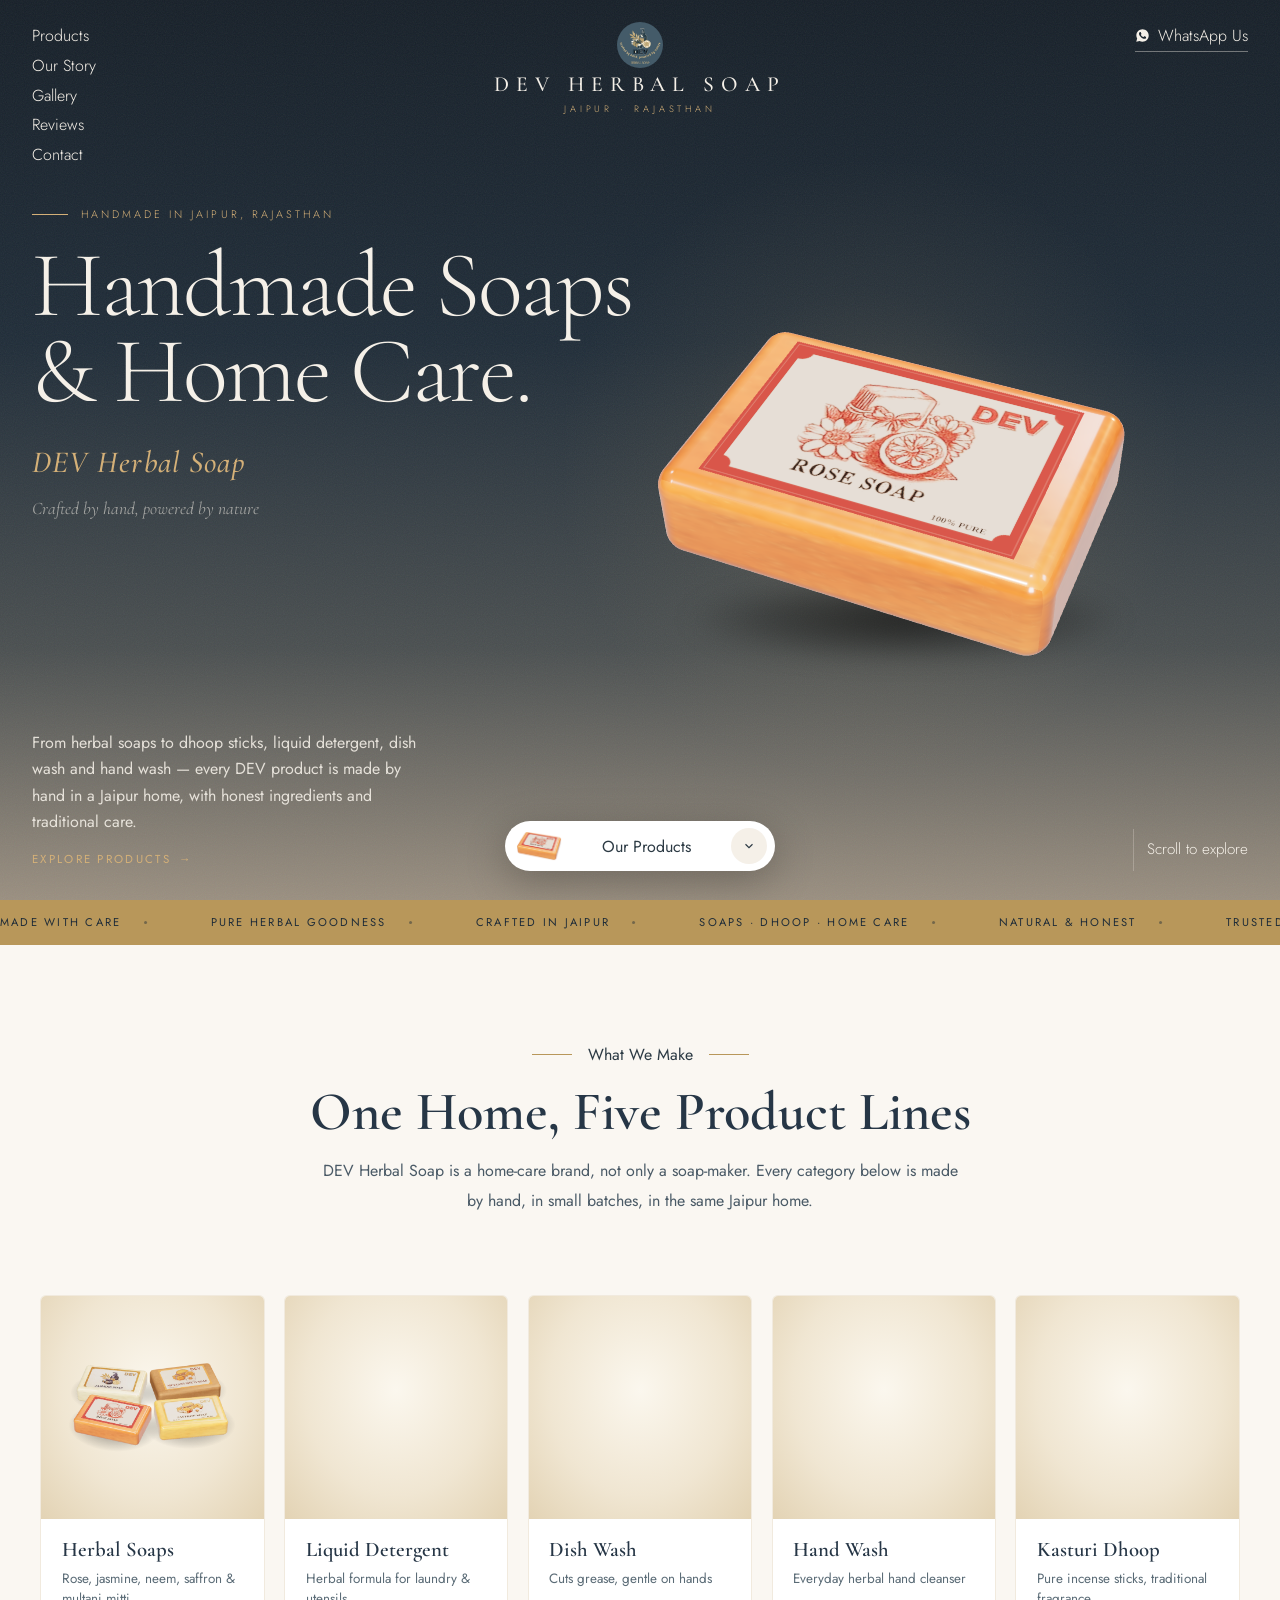
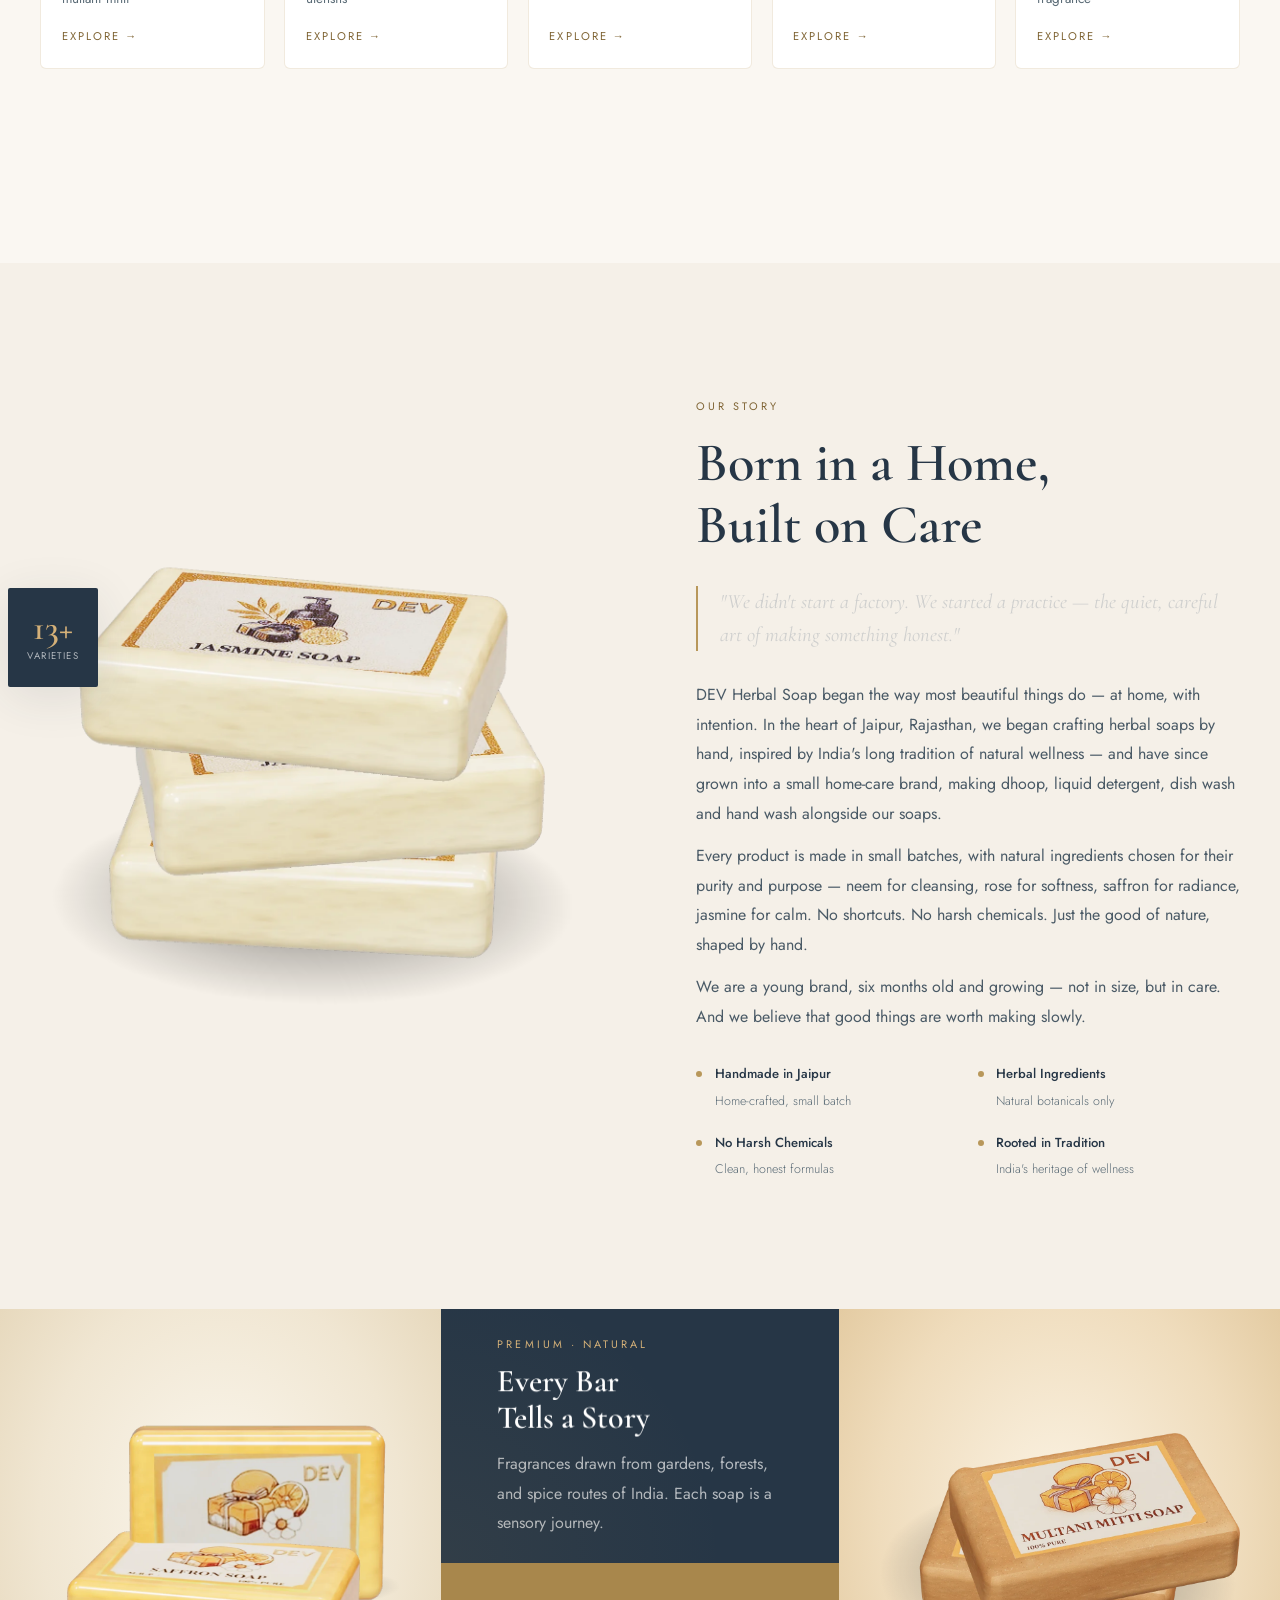
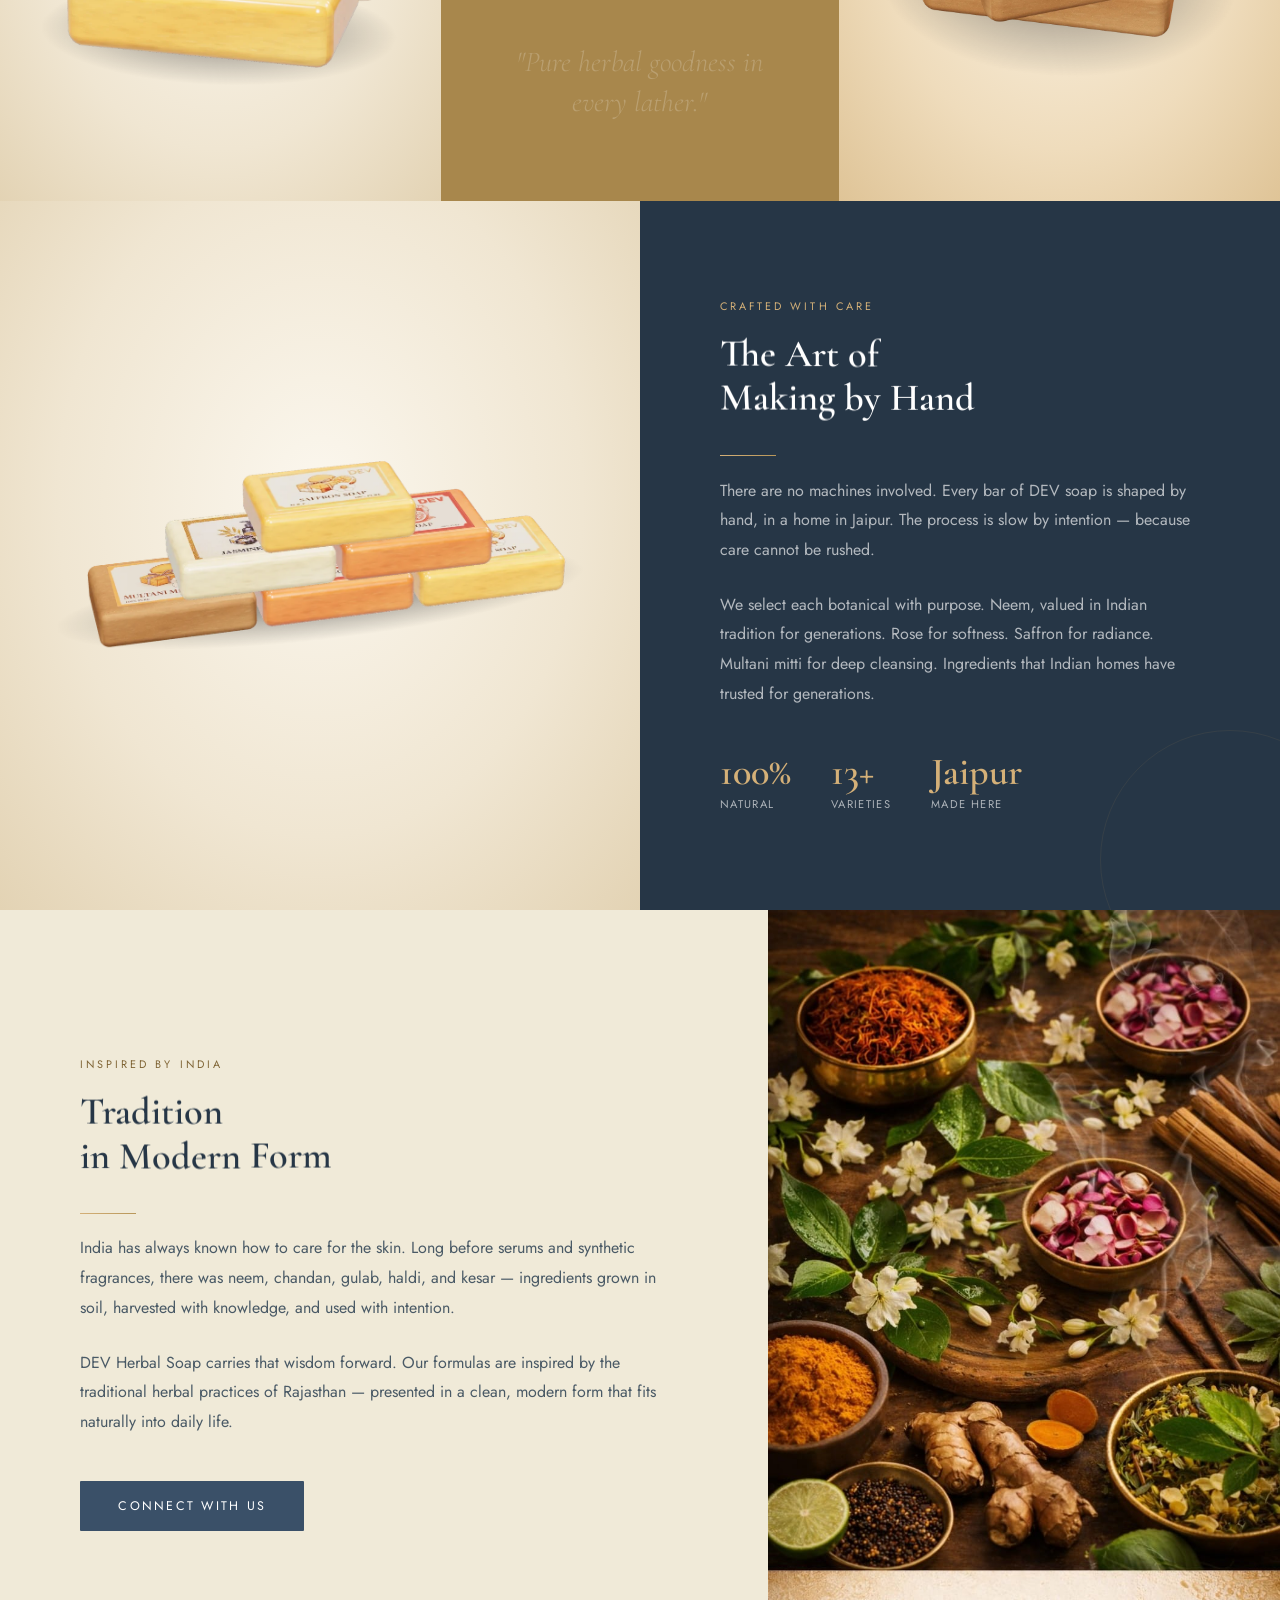
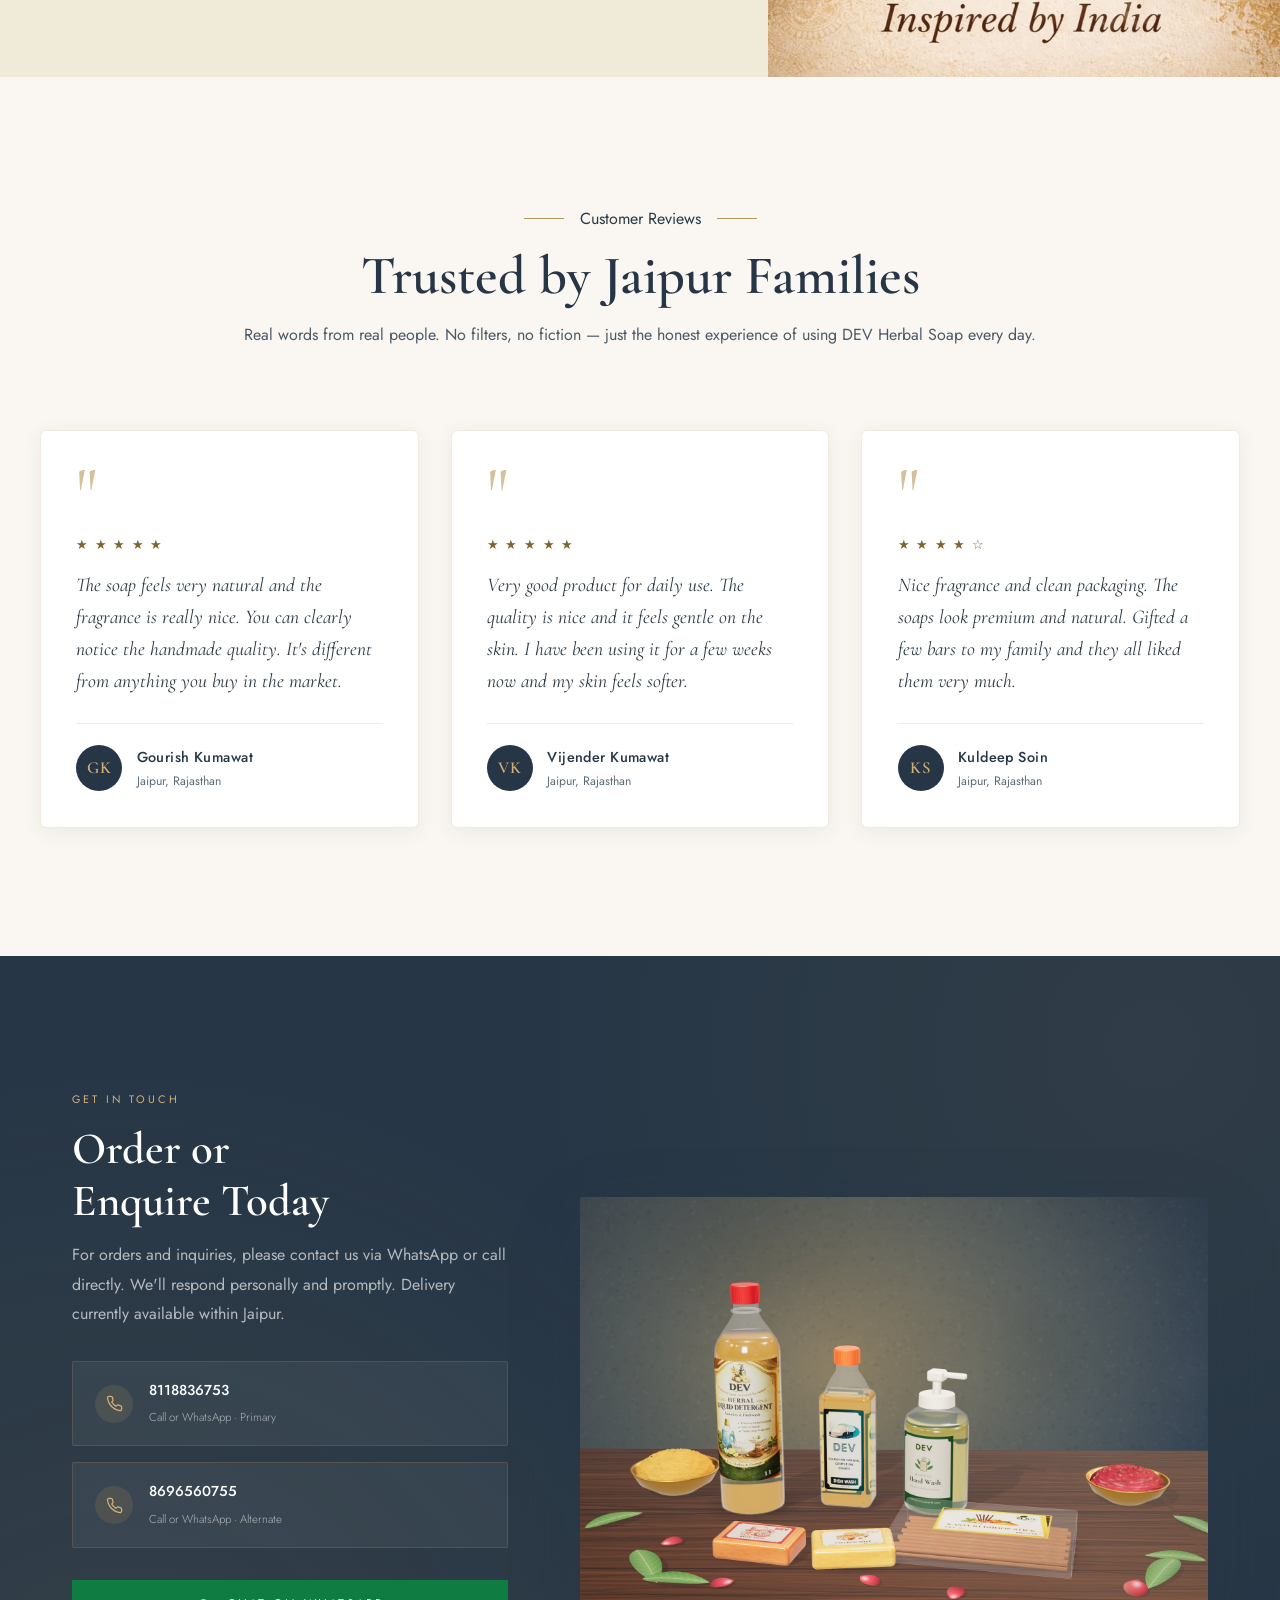
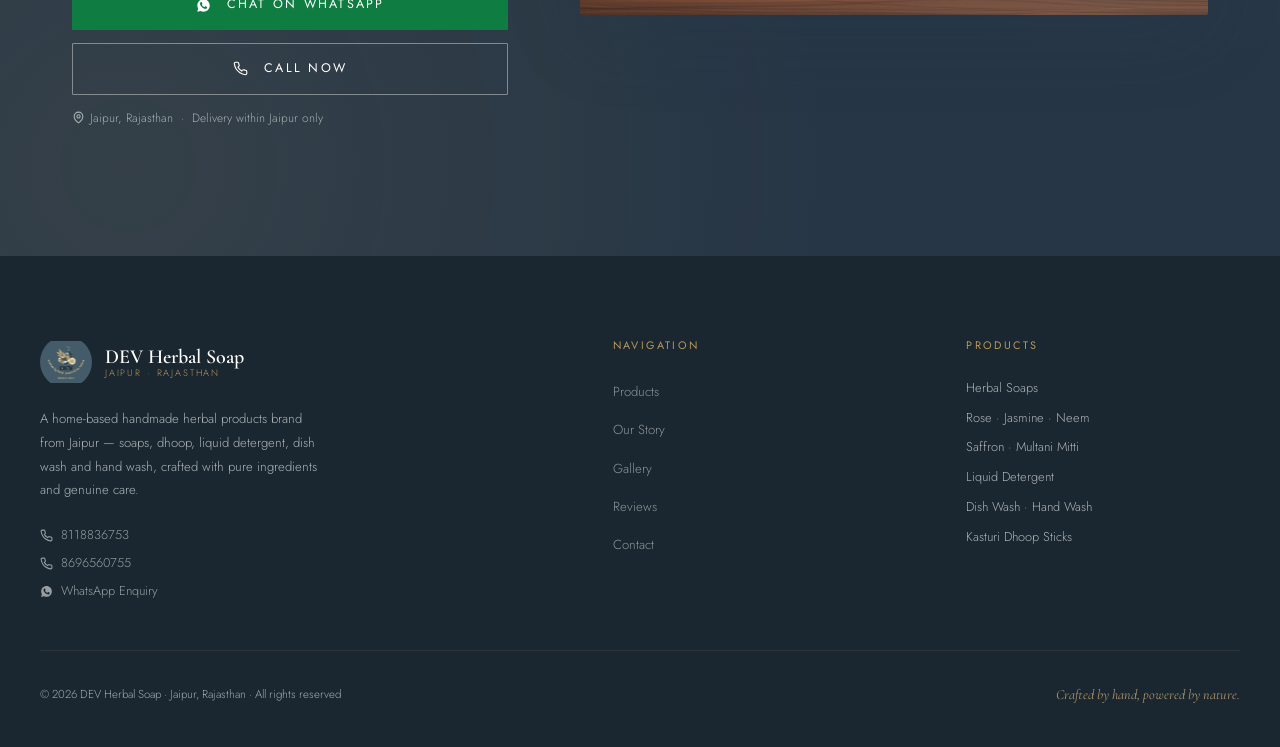
<file: index.html>
<!DOCTYPE html>
<html lang="en">
<head>
<meta charset="UTF-8">
<meta name="viewport" content="width=device-width, initial-scale=1.0">
<title>DEV Herbal Soap — Crafted by Hand, Powered by Nature</title>
<meta name="description" content="DEV Herbal Soap — handmade herbal soaps, incense sticks, and natural home care made by hand in Jaipur, Rajasthan. Pure ingredients, traditional wisdom.">
<link rel="icon" href="logo_of_devhs.jpg">
<script>document.documentElement.classList.add('js')</script>
<script type="importmap">{"imports":{"three":"./js/three.module.min.js"}}</script>
<link rel="preconnect" href="https://fonts.googleapis.com">
<link rel="preconnect" href="https://fonts.gstatic.com" crossorigin>
<link href="https://fonts.googleapis.com/css2?family=Cormorant+Garamond:ital,wght@0,300;0,400;0,500;0,600;0,700;1,400;1,500;1,600&family=Jost:wght@300;400;500&display=swap" rel="stylesheet">
<link rel="stylesheet" href="css/style.css">
</head>
<body>

<div id="loader" aria-hidden="true">
  <img src="logo_of_devhs.jpg" alt="" class="ld-logo">
  <div class="ld-name"><span>DEV Herbal Soap</span></div>
  <div class="ld-bar"><i></i></div>
  <div class="ld-num">0</div>
</div>

<a href="#hero" class="skip-link">Skip to content</a>

<!-- NAV -->
<header id="nav">
  <a href="#hero" class="nav-logo">
    <img src="logo_of_devhs.jpg" alt="DEV Herbal Soap Logo" class="nav-logo-img" onerror="this.style.display='none'">
    <div class="nav-brand">DEV Herbal Soap<sub>Jaipur · Rajasthan</sub></div>
  </a>
  <nav><ul>
    <li><a href="products.html">Products</a></li>
    <li><a href="#about">Our Story</a></li>
    <li><a href="#showcase">Gallery</a></li>
    <li><a href="#testimonials">Reviews</a></li>
    <li><a href="#contact">Contact</a></li>
  </ul></nav>
  <a href="https://wa.me/918118836753?text=Hello%20DEV%20Herbal%20Soap!" target="_blank" class="nav-wa"><svg width="15" height="15" viewBox="0 0 24 24" fill="currentColor" aria-hidden="true"><path d="M12.04 2C6.58 2 2.13 6.45 2.13 11.91c0 1.79.47 3.48 1.32 4.94L2 22l5.29-1.39a9.87 9.87 0 0 0 4.75 1.21h.01c5.46 0 9.9-4.45 9.9-9.91C21.96 6.45 17.5 2 12.04 2zm5.86 14.01c-.24.68-1.42 1.31-1.96 1.35-.5.05-1.12.07-1.81-.11-.42-.11-.95-.31-1.64-.61-2.88-1.24-4.76-4.15-4.9-4.34-.14-.19-1.17-1.56-1.17-2.97 0-1.41.74-2.1 1-2.39.26-.29.57-.36.76-.36h.55c.18 0 .41-.03.64.49.24.55.81 1.9.88 2.04.07.14.12.31.02.5-.09.19-.14.31-.28.47-.14.16-.29.36-.42.48-.14.13-.28.28-.12.55.16.28.71 1.17 1.53 1.9 1.05.94 1.94 1.23 2.21 1.37.28.14.44.12.6-.07.16-.19.7-.81.88-1.09.19-.28.37-.23.62-.14.26.09 1.63.77 1.91.91.28.14.47.21.54.33.07.13.07.71-.17 1.39z"/></svg> WhatsApp</a>
  <button class="burger" id="burger" aria-label="Toggle navigation menu" aria-expanded="false" aria-controls="mob"><span></span><span></span><span></span></button>
</header>
<div id="mob">
  <a href="products.html" class="mob-a">Products</a>
  <a href="#about" class="mob-a">Our Story</a>
  <a href="#showcase" class="mob-a">Gallery</a>
  <a href="#testimonials" class="mob-a">Reviews</a>
  <a href="#contact" class="mob-a">Contact</a>
</div>

<!-- HERO -->
<section id="hero">
  <div class="hero-glow" aria-hidden="true"></div>
  <div class="hero-grain" aria-hidden="true"></div>

  <div class="hero-top">
    <nav class="hero-links" aria-label="Sections">
      <a href="products.html">Products</a>
      <a href="#about">Our Story</a>
      <a href="#showcase">Gallery</a>
      <a href="#testimonials">Reviews</a>
      <a href="#contact">Contact</a>
    </nav>
    <a href="#hero" class="hero-logo">
      <img src="logo_of_devhs.jpg" alt="DEV Herbal Soap Logo" onerror="this.style.display='none'">
      <span class="hero-logo-name">DEV Herbal Soap</span>
      <span class="hero-logo-sub">Jaipur · Rajasthan</span>
    </a>
    <div class="hero-top-r">
      <a href="https://wa.me/918118836753?text=Hello%20DEV%20Herbal%20Soap!" target="_blank" class="hero-wa"><svg width="15" height="15" viewBox="0 0 24 24" fill="currentColor" aria-hidden="true"><path d="M12.04 2C6.58 2 2.13 6.45 2.13 11.91c0 1.79.47 3.48 1.32 4.94L2 22l5.29-1.39a9.87 9.87 0 0 0 4.75 1.21h.01c5.46 0 9.9-4.45 9.9-9.91C21.96 6.45 17.5 2 12.04 2zm5.86 14.01c-.24.68-1.42 1.31-1.96 1.35-.5.05-1.12.07-1.81-.11-.42-.11-.95-.31-1.64-.61-2.88-1.24-4.76-4.15-4.9-4.34-.14-.19-1.17-1.56-1.17-2.97 0-1.41.74-2.1 1-2.39.26-.29.57-.36.76-.36h.55c.18 0 .41-.03.64.49.24.55.81 1.9.88 2.04.07.14.12.31.02.5-.09.19-.14.31-.28.47-.14.16-.29.36-.42.48-.14.13-.28.28-.12.55.16.28.71 1.17 1.53 1.9 1.05.94 1.94 1.23 2.21 1.37.28.14.44.12.6-.07.16-.19.7-.81.88-1.09.19-.28.37-.23.62-.14.26.09 1.63.77 1.91.91.28.14.47.21.54.33.07.13.07.71-.17 1.39z"/></svg> WhatsApp Us</a>
    </div>
  </div>

  <div class="hero-copy">
    <div class="hero-eye"><span class="hero-eye-txt">Handmade in Jaipur, Rajasthan</span></div>
    <h1 class="hero-h1">
      <span class="hero-h1-main" data-split>Handmade Soaps<br>&amp; Home Care.</span>
      <span class="hero-h1-brand" data-split>DEV Herbal Soap</span>
    </h1>
    <p class="hero-tag">Crafted by hand, powered by nature</p>
  </div>

  <div class="hero-stage">
    <figure class="hero-model">
      <span class="hero-model-shadow" aria-hidden="true"></span>
      <div class="hero-model-in">
        <img src="soap-model.webp" alt="DEV Rose Soap — handmade herbal soap bar" width="1513" height="1015" fetchpriority="high">
      </div>
      <div class="hero-stamp" aria-label="100% Natural Herbal">
        <svg viewBox="0 0 120 120" aria-hidden="true"><defs><path id="stampPath" d="M60 60m-50 0a50 50 0 1 1 100 0a50 50 0 1 1-100 0"/></defs><text><textPath href="#stampPath" textLength="312" lengthAdjust="spacing">100% Natural · Herbal · 100% Natural · Herbal ·</textPath></text></svg>
        <div class="hero-stamp-i">
          <span class="hero-stamp-n">100%</span>
          <span class="hero-stamp-l">Natural<br>Herbal</span>
        </div>
      </div>
    </figure>
  </div>

  <div class="hero-bottom">
    <div class="hero-bl">
      <p class="hero-desc">From herbal soaps to dhoop sticks, liquid detergent, dish wash and hand wash — every DEV product is made by hand in a Jaipur home, with honest ingredients and traditional care.</p>
      <a href="products.html" class="hero-explore">Explore Products <span>→</span></a>
    </div>
    <div class="pill-wrap" id="pill">
      <div class="pill-menu" id="pillMenu">
        <a href="products.html#herbal-soaps"><span class="pm-ic" aria-hidden="true"><svg viewBox="0 0 24 24" fill="none" stroke="currentColor" stroke-width="1.5"><rect x="4" y="9" width="16" height="11" rx="1.5"/><path d="M8 9V6.5a4 4 0 0 1 8 0V9"/></svg></span><span>Herbal Soaps<small>Rose, jasmine, neem, saffron &amp; multani mitti</small></span></a>
        <a href="products.html#liquid-detergent"><span class="pm-ic" aria-hidden="true"><svg viewBox="0 0 24 24" fill="none" stroke="currentColor" stroke-width="1.5"><path d="M9 3h6v3l2 3v10.5A1.5 1.5 0 0 1 15.5 21h-7A1.5 1.5 0 0 1 7 19.5V9l2-3V3Z"/><path d="M7 13h10"/></svg></span><span>Liquid Detergent<small>Herbal formula for laundry &amp; utensils</small></span></a>
        <a href="products.html#dish-wash"><span class="pm-ic" aria-hidden="true"><svg viewBox="0 0 24 24" fill="none" stroke="currentColor" stroke-width="1.5"><path d="M12 3s5 5.5 5 9.5a5 5 0 0 1-10 0C7 8.5 12 3 12 3Z"/></svg></span><span>Dish Wash<small>Cuts grease, gentle on hands</small></span></a>
        <a href="products.html#hand-wash"><span class="pm-ic" aria-hidden="true"><svg viewBox="0 0 24 24" fill="none" stroke="currentColor" stroke-width="1.5"><path d="M12 2v6M8 8c0 2-2 3-2 6a6 6 0 0 0 12 0c0-3-2-4-2-6"/><path d="M4.5 20.5h15"/></svg></span><span>Hand Wash<small>Everyday herbal hand cleanser</small></span></a>
        <a href="products.html#kasturi-dhoop"><span class="pm-ic" aria-hidden="true"><svg viewBox="0 0 24 24" fill="none" stroke="currentColor" stroke-width="1.5"><path d="M12 21V9M12 9c-3 0-3-3-6-3M12 9c0-3.5 2-4.5 2-7"/></svg></span><span>Kasturi Dhoop<small>Pure incense sticks, traditional fragrance</small></span></a>
      </div>
      <button class="pill-btn" id="pillBtn" aria-expanded="false" aria-controls="pillMenu">
        <span class="pill-soap" aria-hidden="true"><img src="soap-model.webp" alt=""></span>
        <span>Our Products</span>
        <span class="pill-chev" aria-hidden="true"><svg width="14" height="14" viewBox="0 0 24 24" fill="none" stroke="currentColor" stroke-width="2"><path d="m6 9 6 6 6-6"/></svg></span>
      </button>
    </div>
    <div class="hero-scroll"><i aria-hidden="true"></i>Scroll to explore</div>
  </div>
</section>

<!-- MARQUEE -->
<div class="mq">
  <div class="mq-track">
    <span class="mq-item" aria-hidden="true">Handmade with Care <span class="mq-dot"></span></span>
    <span class="mq-item" aria-hidden="true">Pure Herbal Goodness <span class="mq-dot"></span></span>
    <span class="mq-item" aria-hidden="true">Crafted in Jaipur <span class="mq-dot"></span></span>
    <span class="mq-item" aria-hidden="true">Soaps · Dhoop · Home Care <span class="mq-dot"></span></span>
    <span class="mq-item" aria-hidden="true">Natural &amp; Honest <span class="mq-dot"></span></span>
    <span class="mq-item" aria-hidden="true">Trusted Everyday Essentials <span class="mq-dot"></span></span>
    <span class="mq-item">Handmade with Care <span class="mq-dot"></span></span>
    <span class="mq-item">Pure Herbal Goodness <span class="mq-dot"></span></span>
    <span class="mq-item">Crafted in Jaipur <span class="mq-dot"></span></span>
    <span class="mq-item">Soaps · Dhoop · Home Care <span class="mq-dot"></span></span>
    <span class="mq-item">Natural &amp; Honest <span class="mq-dot"></span></span>
    <span class="mq-item">Trusted Everyday Essentials <span class="mq-dot"></span></span>
  </div>
</div>

<!-- CATEGORIES -->
<section id="categories" class="sec" style="padding-top:6rem;padding-bottom:6rem;background:var(--ivory)">
  <div class="wrap">
    <div class="sec-hd rv">
      <div class="lbl-row">What We Make</div>
      <h2 class="heading" style="margin-top:.8rem">One Home, Five Product Lines</h2>
      <p class="body-text" style="margin-top:.8rem;max-width:640px;margin-left:auto;margin-right:auto">DEV Herbal Soap is a home-care brand, not only a soap-maker. Every category below is made by hand, in small batches, in the same Jaipur home.</p>
    </div>
    <div class="cat-grid">
      <a href="products.html#herbal-soaps" class="cat-card rv">
        <span class="cat-media panel"><img loading="lazy" decoding="async" width="1200" height="655" src="models/soaps.webp" class="model" alt=""></span>
        <span class="cat-body"><span class="cat-name">Herbal Soaps</span><span class="cat-desc">Rose, jasmine, neem, saffron &amp; multani mitti</span><span class="cat-more">Explore <span aria-hidden="true">→</span></span></span>
      </a>
      <a href="products.html#liquid-detergent" class="cat-card rv">
        <span class="cat-media panel"><img loading="lazy" decoding="async" width="551" height="1200" src="models/detergent.webp" class="model" alt=""></span>
        <span class="cat-body"><span class="cat-name">Liquid Detergent</span><span class="cat-desc">Herbal formula for laundry &amp; utensils</span><span class="cat-more">Explore <span aria-hidden="true">→</span></span></span>
      </a>
      <a href="products.html#dish-wash" class="cat-card rv">
        <span class="cat-media panel"><img loading="lazy" decoding="async" width="632" height="1200" src="models/dishwash.webp" class="model" alt=""></span>
        <span class="cat-body"><span class="cat-name">Dish Wash</span><span class="cat-desc">Cuts grease, gentle on hands</span><span class="cat-more">Explore <span aria-hidden="true">→</span></span></span>
      </a>
      <a href="products.html#hand-wash" class="cat-card rv">
        <span class="cat-media panel"><img loading="lazy" decoding="async" width="733" height="1200" src="models/handwash.webp" class="model" alt=""></span>
        <span class="cat-body"><span class="cat-name">Hand Wash</span><span class="cat-desc">Everyday herbal hand cleanser</span><span class="cat-more">Explore <span aria-hidden="true">→</span></span></span>
      </a>
      <a href="products.html#kasturi-dhoop" class="cat-card rv">
        <span class="cat-media panel"><img loading="lazy" decoding="async" width="1200" height="583" src="models/dhoop.webp" class="model" alt=""></span>
        <span class="cat-body"><span class="cat-name">Kasturi Dhoop</span><span class="cat-desc">Pure incense sticks, traditional fragrance</span><span class="cat-more">Explore <span aria-hidden="true">→</span></span></span>
      </a>
    </div>
    <div style="text-align:center;margin-top:3rem" class="rv"><a href="products.html" class="btn btn-navy">View All Products →</a></div>
  </div>
</section>

<!-- ABOUT -->
<section id="about" class="sec">
  <div class="wrap">
    <div class="about-g">
      <div class="about-cluster rl">
        <img loading="lazy" decoding="async" width="1135" height="963" src="models/jasmine-stack.webp" alt="Three DEV Jasmine Soap bars stacked" class="about-main model">
        <div class="about-badge"><span class="ab-num">13+</span><span class="ab-lbl">Varieties</span></div>
      </div>
      <div class="about-txt rr">
        <div class="lbl">Our Story</div>
        <h2 class="heading" style="margin-top:.5rem">Born in a Home,<br>Built on Care</h2>
        <div class="pull">"We didn't start a factory. We started a practice — the quiet, careful art of making something honest."</div>
        <p class="body-text">DEV Herbal Soap began the way most beautiful things do — at home, with intention. In the heart of Jaipur, Rajasthan, we began crafting herbal soaps by hand, inspired by India's long tradition of natural wellness — and have since grown into a small home-care brand, making dhoop, liquid detergent, dish wash and hand wash alongside our soaps.</p>
        <p class="body-text" style="margin-top:.8rem">Every product is made in small batches, with natural ingredients chosen for their purity and purpose — neem for cleansing, rose for softness, saffron for radiance, jasmine for calm. No shortcuts. No harsh chemicals. Just the good of nature, shaped by hand.</p>
        <p class="body-text" style="margin-top:.8rem">We are a young brand, six months old and growing — not in size, but in care. And we believe that good things are worth making slowly.</p>
        <div class="pillars">
          <div class="pill"><div class="pill-dot"></div><div class="pill-txt"><strong>Handmade in Jaipur</strong><span>Home-crafted, small batch</span></div></div>
          <div class="pill"><div class="pill-dot"></div><div class="pill-txt"><strong>Herbal Ingredients</strong><span>Natural botanicals only</span></div></div>
          <div class="pill"><div class="pill-dot"></div><div class="pill-txt"><strong>No Harsh Chemicals</strong><span>Clean, honest formulas</span></div></div>
          <div class="pill"><div class="pill-dot"></div><div class="pill-txt"><strong>Rooted in Tradition</strong><span>India's heritage of wellness</span></div></div>
        </div>
      </div>
    </div>
  </div>
</section>

<!-- SHOWCASE GALLERY -->
<section id="showcase">
  <div class="sc-grid">
    <div class="sc-col">
      <div class="sc-img panel">
        <img loading="lazy" decoding="async" width="1057" height="776" src="models/saffron.webp" class="model" alt="Two DEV Saffron Soap bars">
      </div>
    </div>
    <div class="sc-col">
      <div class="sc-txt">
        <div class="lbl">Premium · Natural</div>
        <h3 class="heading">Every Bar<br>Tells a Story</h3>
        <p class="body-text">Fragrances drawn from gardens, forests, and spice routes of India. Each soap is a sensory journey.</p>
      </div>
      <div class="sc-gold">
        <div class="sc-gold-q">"Pure herbal goodness in every lather."</div>
      </div>
    </div>
    <div class="sc-col">
      <div class="sc-img panel panel-warm">
        <img loading="lazy" decoding="async" width="1140" height="786" src="models/multani.webp" class="model" alt="Two DEV Multani Mitti Soap bars">
      </div>
    </div>
  </div>
</section>

<!-- CRAFT -->
<section id="craft">
  <div class="craft-g">
    <div class="craft-img panel">
      <img loading="lazy" decoding="async" width="1200" height="453" src="models/pyramid.webp" class="model" alt="Pyramid of handmade DEV soap bars — multani mitti, rose, saffron and jasmine">
    </div>
    <div class="craft-copy">
      <div class="lbl rv">Crafted with Care</div>
      <h2 class="heading rv" style="margin-top:.5rem;color:#fff">The Art of<br>Making by Hand</h2>
      <div class="rule rv" style="margin:1.2rem 0"></div>
      <p class="body-text rv" style="color:rgba(255,255,255,.65)">There are no machines involved. Every bar of DEV soap is shaped by hand, in a home in Jaipur. The process is slow by intention — because care cannot be rushed.</p>
      <p class="body-text rv" style="color:rgba(255,255,255,.65);margin-top:.8rem">We select each botanical with purpose. Neem, valued in Indian tradition for generations. Rose for softness. Saffron for radiance. Multani mitti for deep cleansing. Ingredients that Indian homes have trusted for generations.</p>
      <div class="craft-stats rv">
        <div><span class="cs-num">100%</span><span class="cs-lbl">Natural</span></div>
        <div><span class="cs-num">13+</span><span class="cs-lbl">Varieties</span></div>
        <div><span class="cs-num">Jaipur</span><span class="cs-lbl">Made Here</span></div>
      </div>
    </div>
  </div>
</section>

<!-- NATURE -->
<section id="nature">
  <div class="nat-g">
    <div class="nat-copy">
      <div class="lbl rv">Inspired by India</div>
      <h2 class="heading rv" style="margin-top:.5rem">Tradition<br>in Modern Form</h2>
      <div class="rule rv" style="margin:1.2rem 0"></div>
      <p class="body-text rv">India has always known how to care for the skin. Long before serums and synthetic fragrances, there was neem, chandan, gulab, haldi, and kesar — ingredients grown in soil, harvested with knowledge, and used with intention.</p>
      <p class="body-text rv" style="margin-top:.8rem">DEV Herbal Soap carries that wisdom forward. Our formulas are inspired by the traditional herbal practices of Rajasthan — presented in a clean, modern form that fits naturally into daily life.</p>
      <div style="margin-top:2rem"><a href="#contact" class="btn btn-navy rv">Connect with Us</a></div>
    </div>
    <div class="nat-img">
      <img loading="lazy" decoding="async" width="843" height="1263" src="image10-trim.jpg" class="keep-text" alt="Natural herbal ingredients — saffron, rose, jasmine, turmeric" onerror="this.src='image9.jpeg'">
    </div>
  </div>
</section>

<!-- TESTIMONIALS -->
<section id="testimonials" class="sec">
  <div class="wrap">
    <div class="sec-hd rv">
      <div class="lbl-row">Customer Reviews</div>
      <h2 class="heading" style="margin-top:.8rem">Trusted by Jaipur Families</h2>
      <p class="body-text" style="margin-top:.8rem">Real words from real people. No filters, no fiction — just the honest experience of using DEV Herbal Soap every day.</p>
    </div>
    <div class="t-grid">
      <div class="t-card rv">
        <span class="t-orn" aria-hidden="true">"</span>
        <div class="t-stars" role="img" aria-label="Rated 5 out of 5">★ ★ ★ ★ ★</div>
        <p class="t-txt">The soap feels very natural and the fragrance is really nice. You can clearly notice the handmade quality. It's different from anything you buy in the market.</p>
        <div class="t-who"><span class="t-av" aria-hidden="true">GK</span><div><div class="t-name">Gourish Kumawat</div><div class="t-loc">Jaipur, Rajasthan</div></div></div>
      </div>
      <div class="t-card rv">
        <span class="t-orn" aria-hidden="true">"</span>
        <div class="t-stars" role="img" aria-label="Rated 5 out of 5">★ ★ ★ ★ ★</div>
        <p class="t-txt">Very good product for daily use. The quality is nice and it feels gentle on the skin. I have been using it for a few weeks now and my skin feels softer.</p>
        <div class="t-who"><span class="t-av" aria-hidden="true">VK</span><div><div class="t-name">Vijender Kumawat</div><div class="t-loc">Jaipur, Rajasthan</div></div></div>
      </div>
      <div class="t-card rv">
        <span class="t-orn" aria-hidden="true">"</span>
        <div class="t-stars" role="img" aria-label="Rated 4 out of 5">★ ★ ★ ★ ☆</div>
        <p class="t-txt">Nice fragrance and clean packaging. The soaps look premium and natural. Gifted a few bars to my family and they all liked them very much.</p>
        <div class="t-who"><span class="t-av" aria-hidden="true">KS</span><div><div class="t-name">Kuldeep Soin</div><div class="t-loc">Jaipur, Rajasthan</div></div></div>
      </div>
    </div>
  </div>
</section>

<!-- CONTACT -->
<section id="contact">
  <div class="contact-inner">
    <div class="ct-txt">
      <div class="lbl rv">Get in Touch</div>
      <h2 class="heading rv" style="margin-top:.5rem;color:#fff">Order or<br>Enquire Today</h2>
      <p class="body-text rv" style="color:rgba(255,255,255,.65);margin-top:.8rem">For orders and inquiries, please contact us via WhatsApp or call directly. We'll respond personally and promptly. Delivery currently available within Jaipur.</p>
      <div class="ct-cards rv">
        <a href="tel:+918118836753" class="ct-card">
          <div class="ct-icon"><svg width="17" height="17" viewBox="0 0 24 24" fill="none" stroke="currentColor" stroke-width="1.8" aria-hidden="true"><path d="M22 16.92v3a2 2 0 0 1-2.18 2 19.79 19.79 0 0 1-8.63-3.07 19.5 19.5 0 0 1-6-6 19.79 19.79 0 0 1-3.07-8.67A2 2 0 0 1 4.11 2h3a2 2 0 0 1 2 1.72c.127.96.361 1.903.7 2.81a2 2 0 0 1-.45 2.11L8.09 9.91a16 16 0 0 0 6 6l1.27-1.27a2 2 0 0 1 2.11-.45c.907.339 1.85.573 2.81.7A2 2 0 0 1 22 16.92z"/></svg></div>
          <div><span class="ct-num">8118836753</span><span class="ct-lbl">Call or WhatsApp · Primary</span></div>
        </a>
        <a href="tel:+918696560755" class="ct-card">
          <div class="ct-icon"><svg width="17" height="17" viewBox="0 0 24 24" fill="none" stroke="currentColor" stroke-width="1.8" aria-hidden="true"><path d="M22 16.92v3a2 2 0 0 1-2.18 2 19.79 19.79 0 0 1-8.63-3.07 19.5 19.5 0 0 1-6-6 19.79 19.79 0 0 1-3.07-8.67A2 2 0 0 1 4.11 2h3a2 2 0 0 1 2 1.72c.127.96.361 1.903.7 2.81a2 2 0 0 1-.45 2.11L8.09 9.91a16 16 0 0 0 6 6l1.27-1.27a2 2 0 0 1 2.11-.45c.907.339 1.85.573 2.81.7A2 2 0 0 1 22 16.92z"/></svg></div>
          <div><span class="ct-num">8696560755</span><span class="ct-lbl">Call or WhatsApp · Alternate</span></div>
        </a>
      </div>
      <div class="ct-ctas rv">
        <a href="https://wa.me/918118836753?text=Hello%20DEV%20Herbal%20Soap!%20I%27d%20like%20to%20place%20an%20order." target="_blank" class="btn btn-wa" style="justify-content:center"><svg width="15" height="15" viewBox="0 0 24 24" fill="currentColor" aria-hidden="true"><path d="M12.04 2C6.58 2 2.13 6.45 2.13 11.91c0 1.79.47 3.48 1.32 4.94L2 22l5.29-1.39a9.87 9.87 0 0 0 4.75 1.21h.01c5.46 0 9.9-4.45 9.9-9.91C21.96 6.45 17.5 2 12.04 2zm5.86 14.01c-.24.68-1.42 1.31-1.96 1.35-.5.05-1.12.07-1.81-.11-.42-.11-.95-.31-1.64-.61-2.88-1.24-4.76-4.15-4.9-4.34-.14-.19-1.17-1.56-1.17-2.97 0-1.41.74-2.1 1-2.39.26-.29.57-.36.76-.36h.55c.18 0 .41-.03.64.49.24.55.81 1.9.88 2.04.07.14.12.31.02.5-.09.19-.14.31-.28.47-.14.16-.29.36-.42.48-.14.13-.28.28-.12.55.16.28.71 1.17 1.53 1.9 1.05.94 1.94 1.23 2.21 1.37.28.14.44.12.6-.07.16-.19.7-.81.88-1.09.19-.28.37-.23.62-.14.26.09 1.63.77 1.91.91.28.14.47.21.54.33.07.13.07.71-.17 1.39z"/></svg>&nbsp;Chat on WhatsApp</a>
        <a href="tel:+918118836753" class="btn btn-ghost" style="justify-content:center"><svg width="15" height="15" viewBox="0 0 24 24" fill="none" stroke="currentColor" stroke-width="1.8" aria-hidden="true"><path d="M22 16.92v3a2 2 0 0 1-2.18 2 19.79 19.79 0 0 1-8.63-3.07 19.5 19.5 0 0 1-6-6 19.79 19.79 0 0 1-3.07-8.67A2 2 0 0 1 4.11 2h3a2 2 0 0 1 2 1.72c.127.96.361 1.903.7 2.81a2 2 0 0 1-.45 2.11L8.09 9.91a16 16 0 0 0 6 6l1.27-1.27a2 2 0 0 1 2.11-.45c.907.339 1.85.573 2.81.7A2 2 0 0 1 22 16.92z"/></svg>&nbsp;Call Now</a>
      </div>
      <p class="ct-note rv"><svg width="13" height="13" viewBox="0 0 24 24" fill="none" stroke="currentColor" stroke-width="2" aria-hidden="true" style="vertical-align:-2px;margin-right:.3rem"><path d="M20 10c0 6-8 12-8 12s-8-6-8-12a8 8 0 0 1 16 0Z"/><circle cx="12" cy="10" r="3"/></svg>Jaipur, Rajasthan &nbsp;·&nbsp; Delivery within Jaipur only</p>
    </div>
    <div class="ct-vis rr">
      <div class="ct-frame">
        <img loading="lazy" decoding="async" width="1800" height="1200" src="models/range-scene.jpg" class="keep-text" alt="The DEV range on a wooden table — liquid detergent, dish wash, hand wash, Kasturi dhoop sticks and herbal soaps, with turmeric, rose petals and leaves">
      </div>
    </div>
  </div>
</section>

<!-- FOOTER -->
<footer>
  <div class="fw">
    <div class="ft">
      <div>
        <div class="f-logo-row">
          <img loading="lazy" decoding="async" width="836" height="672" src="logo_of_devhs.jpg" alt="DEV Herbal Soap" class="f-logo-img" onerror="this.style.display='none'">
          <div class="f-name">DEV Herbal Soap<sub>Jaipur · Rajasthan</sub></div>
        </div>
        <p class="f-desc">A home-based handmade herbal products brand from Jaipur — soaps, dhoop, liquid detergent, dish wash and hand wash, crafted with pure ingredients and genuine care.</p>
        <div class="f-contacts">
          <a href="tel:+918118836753"><svg width="13" height="13" viewBox="0 0 24 24" fill="none" stroke="currentColor" stroke-width="2" aria-hidden="true"><path d="M22 16.92v3a2 2 0 0 1-2.18 2 19.79 19.79 0 0 1-8.63-3.07 19.5 19.5 0 0 1-6-6 19.79 19.79 0 0 1-3.07-8.67A2 2 0 0 1 4.11 2h3a2 2 0 0 1 2 1.72c.127.96.361 1.903.7 2.81a2 2 0 0 1-.45 2.11L8.09 9.91a16 16 0 0 0 6 6l1.27-1.27a2 2 0 0 1 2.11-.45c.907.339 1.85.573 2.81.7A2 2 0 0 1 22 16.92z"/></svg> 8118836753</a>
          <a href="tel:+918696560755"><svg width="13" height="13" viewBox="0 0 24 24" fill="none" stroke="currentColor" stroke-width="2" aria-hidden="true"><path d="M22 16.92v3a2 2 0 0 1-2.18 2 19.79 19.79 0 0 1-8.63-3.07 19.5 19.5 0 0 1-6-6 19.79 19.79 0 0 1-3.07-8.67A2 2 0 0 1 4.11 2h3a2 2 0 0 1 2 1.72c.127.96.361 1.903.7 2.81a2 2 0 0 1-.45 2.11L8.09 9.91a16 16 0 0 0 6 6l1.27-1.27a2 2 0 0 1 2.11-.45c.907.339 1.85.573 2.81.7A2 2 0 0 1 22 16.92z"/></svg> 8696560755</a>
          <a href="https://wa.me/918118836753" target="_blank"><svg width="13" height="13" viewBox="0 0 24 24" fill="currentColor" aria-hidden="true"><path d="M12.04 2C6.58 2 2.13 6.45 2.13 11.91c0 1.79.47 3.48 1.32 4.94L2 22l5.29-1.39a9.87 9.87 0 0 0 4.75 1.21h.01c5.46 0 9.9-4.45 9.9-9.91C21.96 6.45 17.5 2 12.04 2zm5.86 14.01c-.24.68-1.42 1.31-1.96 1.35-.5.05-1.12.07-1.81-.11-.42-.11-.95-.31-1.64-.61-2.88-1.24-4.76-4.15-4.9-4.34-.14-.19-1.17-1.56-1.17-2.97 0-1.41.74-2.1 1-2.39.26-.29.57-.36.76-.36h.55c.18 0 .41-.03.64.49.24.55.81 1.9.88 2.04.07.14.12.31.02.5-.09.19-.14.31-.28.47-.14.16-.29.36-.42.48-.14.13-.28.28-.12.55.16.28.71 1.17 1.53 1.9 1.05.94 1.94 1.23 2.21 1.37.28.14.44.12.6-.07.16-.19.7-.81.88-1.09.19-.28.37-.23.62-.14.26.09 1.63.77 1.91.91.28.14.47.21.54.33.07.13.07.71-.17 1.39z"/></svg> WhatsApp Enquiry</a>
        </div>
      </div>
      <div>
        <div class="f-col-h">Navigation</div>
        <ul class="f-links">
          <li><a href="products.html">Products</a></li>
          <li><a href="#about">Our Story</a></li>
          <li><a href="#showcase">Gallery</a></li>
          <li><a href="#testimonials">Reviews</a></li>
          <li><a href="#contact">Contact</a></li>
        </ul>
      </div>
      <div>
        <div class="f-col-h">Products</div>
        <ul class="f-plist">
          <li>Herbal Soaps</li>
          <li>Rose · Jasmine · Neem</li>
          <li>Saffron · Multani Mitti</li>
          <li>Liquid Detergent</li>
          <li>Dish Wash · Hand Wash</li>
          <li>Kasturi Dhoop Sticks</li>
        </ul>
      </div>
    </div>
    <div class="fb">
      <p class="f-copy">© 2026 DEV Herbal Soap · Jaipur, Rajasthan · All rights reserved</p>
      <p class="f-close">Crafted by hand, powered by nature.</p>
    </div>
  </div>
</footer>

<a href="https://wa.me/918118836753?text=Hello%20DEV%20Herbal%20Soap!" class="float-wa" target="_blank" aria-label="Chat on WhatsApp">
  <div class="wa-ring"></div>
  <svg width="26" height="26" viewBox="0 0 24 24" fill="currentColor" aria-hidden="true"><path d="M12.04 2C6.58 2 2.13 6.45 2.13 11.91c0 1.79.47 3.48 1.32 4.94L2 22l5.29-1.39a9.87 9.87 0 0 0 4.75 1.21h.01c5.46 0 9.9-4.45 9.9-9.91C21.96 6.45 17.5 2 12.04 2zm5.86 14.01c-.24.68-1.42 1.31-1.96 1.35-.5.05-1.12.07-1.81-.11-.42-.11-.95-.31-1.64-.61-2.88-1.24-4.76-4.15-4.9-4.34-.14-.19-1.17-1.56-1.17-2.97 0-1.41.74-2.1 1-2.39.26-.29.57-.36.76-.36h.55c.18 0 .41-.03.64.49.24.55.81 1.9.88 2.04.07.14.12.31.02.5-.09.19-.14.31-.28.47-.14.16-.29.36-.42.48-.14.13-.28.28-.12.55.16.28.71 1.17 1.53 1.9 1.05.94 1.94 1.23 2.21 1.37.28.14.44.12.6-.07.16-.19.7-.81.88-1.09.19-.28.37-.23.62-.14.26.09 1.63.77 1.91.91.28.14.47.21.54.33.07.13.07.71-.17 1.39z"/></svg>
</a>

<script type="module" src="js/soap3d.js"></script>
<script src="js/gsap.min.js"></script>
<script src="js/ScrollTrigger.min.js"></script>
<script src="js/lenis.min.js"></script>
<script>
const loader = document.getElementById('loader');
const removeLoader = () => loader && loader.remove();
setTimeout(removeLoader, 7000); // safety net: never leave the page covered

const nav = document.getElementById('nav');
const hero = document.getElementById('hero');
const desk = matchMedia('(min-width: 901px)');
const RM = matchMedia('(prefers-reduced-motion: reduce)').matches;
const FINE = matchMedia('(pointer: fine)').matches;

// fixed bar: hidden on desktop while the hero (with its own top bar) is on screen
const onScroll = () => {
  nav.classList.toggle('scrolled', scrollY > 60);
  const inHero = scrollY < hero.offsetHeight - 120;
  nav.classList.toggle('nav-hide', desk.matches && inHero);
  document.body.classList.toggle('in-hero', inHero);
};
window.addEventListener('scroll', onScroll, {passive:true});
desk.addEventListener('change', onScroll);
onScroll();

const burger = document.getElementById('burger');
const mob = document.getElementById('mob');
burger.addEventListener('click', () => {
  const open = burger.classList.toggle('open');
  mob.classList.toggle('open');
  burger.setAttribute('aria-expanded', open);
});
document.querySelectorAll('.mob-a').forEach(l => l.addEventListener('click', () => {
  burger.classList.remove('open'); mob.classList.remove('open');
  burger.setAttribute('aria-expanded', 'false');
}));

// "Our Products" pill
const pill = document.getElementById('pill');
const pillBtn = document.getElementById('pillBtn');
const setPill = open => { pill.classList.toggle('open', open); pillBtn.setAttribute('aria-expanded', open); };
pillBtn.addEventListener('click', () => setPill(!pill.classList.contains('open')));
document.addEventListener('click', e => { if (!pill.contains(e.target)) setPill(false); });
document.addEventListener('keydown', e => { if (e.key === 'Escape') setPill(false); });
pill.querySelectorAll('.pill-menu a').forEach(a => a.addEventListener('click', () => setPill(false)));

const io = new IntersectionObserver((entries) => {
  entries.forEach(e => {
    if (e.isIntersecting) {
      const siblings = [...e.target.parentElement.querySelectorAll(':scope > .rv,:scope > .rl,:scope > .rr')];
      const i = siblings.indexOf(e.target);
      setTimeout(() => e.target.classList.add('in'), i * 90);
      io.unobserve(e.target);
    }
  });
}, {threshold: .12, rootMargin: '0px 0px -48px 0px'});
document.querySelectorAll('.rv,.rl,.rr').forEach(el => io.observe(el));

// highlight the fixed-nav link for the section on screen
const navLinks = [...document.querySelectorAll('#nav nav a')];
const spy = new IntersectionObserver(entries => {
  entries.forEach(e => {
    if (!e.isIntersecting) return;
    navLinks.forEach(a => {
      const on = a.getAttribute('href') === '#' + e.target.id;
      a.classList.toggle('active', on);
      on ? a.setAttribute('aria-current', 'true') : a.removeAttribute('aria-current');
    });
  });
}, {rootMargin: '-45% 0px -50% 0px'});
navLinks.forEach(a => { const t = document.querySelector(a.getAttribute('href')); t && spy.observe(t); });

let lenis = null;
document.querySelectorAll('a[href^="#"]').forEach(a => {
  a.addEventListener('click', e => {
    const t = document.querySelector(a.getAttribute('href'));
    if (!t) return;
    e.preventDefault();
    if (lenis) lenis.scrollTo(t, {duration: 1.6});
    else t.scrollIntoView({behavior:'smooth', block:'start'});
  });
});

// wrap each word of el in spans; masked words slide, unmasked words fade
function split(el, masked = true) {
  const words = [];
  [...el.childNodes].forEach(n => {
    if (n.nodeType === 3) {
      const frag = document.createDocumentFragment();
      n.textContent.split(/(\s+)/).forEach(p => {
        if (!p) return;
        if (/^\s+$/.test(p)) { frag.append(' '); return; }
        const inner = document.createElement('span');
        inner.textContent = p;
        if (masked) {
          inner.className = 'swi';
          const outer = document.createElement('span');
          outer.className = 'sw';
          outer.append(inner);
          frag.append(outer);
        } else {
          frag.append(inner);
        }
        words.push(inner);
      });
      n.replaceWith(frag);
    } else if (n.nodeType === 1 && n.tagName !== 'BR') {
      words.push(...split(n, masked));
    }
  });
  return words;
}

if (!window.gsap || !window.ScrollTrigger || RM) {
  removeLoader();
} else {
  initMotion();
}

function initMotion() {
  gsap.registerPlugin(ScrollTrigger);
  document.documentElement.classList.add('js-anim');

  if (window.Lenis) {
    lenis = new Lenis({duration: 1.2, smoothWheel: true});
    lenis.on('scroll', ScrollTrigger.update);
    gsap.ticker.add(t => lenis.raf(t * 1000));
    gsap.ticker.lagSmoothing(0);
    lenis.stop();
  }

  /* ── HERO INTRO ── */
  const [mainWords, brandWords] = [...hero.querySelectorAll('[data-split]')].map(el => split(el));

  const intro = gsap.timeline({paused: true, defaults: {ease: 'power4.out'}})
    .from('.hero-glow', {opacity: 0, scale: .5, duration: 2.2}, 0)
    .from(mainWords, {yPercent: 115, duration: 1.4, stagger: .09}, .1)
    .from(brandWords, {yPercent: 115, duration: 1.1, stagger: .07}, .55)
    .from(['.hero-eye', '.hero-tag'], {opacity: 0, y: 18, duration: 1}, .7)
    .from('.hero-model-in', {y: 90, opacity: 0, duration: 1.8, ease: 'expo.out'}, .3)
    .add(() => { window.devSoap ? window.devSoap.spin() : (window.__soapSpin = performance.now()); }, .3)
    .from('.hero-model-shadow', {opacity: 0, scaleX: .5, duration: 1.6, ease: 'power3.out'}, .6)
    .from('.hero-stamp', {scale: 0, rotation: -140, opacity: 0, duration: 1.4, ease: 'back.out(1.4)'}, 1.2)
    .from(['.hero-links a', '.hero-logo', '.hero-top-r'], {y: -22, opacity: 0, duration: 1, stagger: .06}, .7)
    .from(['.hero-bl', '.pill-wrap', '.hero-scroll'], {y: 30, opacity: 0, duration: 1, stagger: .1}, .9);

  /* ── PRELOADER (full sequence once per visit; straight to the intro after that) ── */
  let seen = false;
  try { seen = sessionStorage.getItem('dev-intro') === '1'; sessionStorage.setItem('dev-intro', '1'); } catch (e) {}
  if (seen) {
    removeLoader();
    lenis && lenis.start();
    intro.play();
  } else {
  const num = loader.querySelector('.ld-num');
  const count = {v: 0};
  const pageLoaded = new Promise(r => {
    if (document.readyState === 'complete') r();
    else window.addEventListener('load', r, {once: true});
    setTimeout(r, 3500);
  });
  const ld = gsap.timeline()
    .from('.ld-logo', {scale: .6, opacity: 0, duration: .8, ease: 'power3.out'})
    .from('.ld-name span', {yPercent: 110, duration: .9, ease: 'power4.out'}, .1)
    .to(count, {v: 100, duration: 1.4, ease: 'power2.inOut', onUpdate: () => { num.textContent = Math.round(count.v); }}, 0)
    .to('.ld-bar i', {scaleX: 1, duration: 1.4, ease: 'power2.inOut'}, 0);
  Promise.all([pageLoaded, ld.then()]).then(() => {
    gsap.timeline({onComplete: () => { removeLoader(); lenis && lenis.start(); }})
      .to(['.ld-logo', '.ld-name', '.ld-bar', '.ld-num'], {opacity: 0, y: -20, duration: .45, stagger: .05, ease: 'power2.in'})
      .to(loader, {yPercent: -100, duration: 1.1, ease: 'expo.inOut'}, '-=.1')
      .add(() => intro.play(), '-=.6');
  });
  }

  /* ── HERO SCROLL: soap drifts down slower than the page, copy lifts away ── */
  gsap.timeline({scrollTrigger: {trigger: hero, start: 'top top', end: 'bottom top', scrub: true, invalidateOnRefresh: true}})
    .to('.hero-copy', {yPercent: -40, opacity: 0, ease: 'none'}, 0)
    .to('.hero-model', {y: () => innerHeight * (desk.matches ? .25 : .08), ease: 'none'}, 0)
    .to('.hero-stamp', {y: -120, ease: 'none'}, 0)
    .to('.hero-bottom', {opacity: 0, y: 40, ease: 'none'}, 0);

  /* ── SECTION HEADINGS: words rise out of a mask ── */
  document.querySelectorAll('section:not(#hero) .heading').forEach(h => {
    h.classList.remove('rv');
    gsap.from(split(h), {yPercent: 115, duration: 1.1, stagger: .05, ease: 'power4.out',
      scrollTrigger: {trigger: h, start: 'top 88%'}});
  });

  /* ── QUOTES: words light up as you scroll ── */
  document.querySelectorAll('.pull, .sc-gold-q').forEach(q => {
    gsap.fromTo(split(q, false), {opacity: .2}, {opacity: 1, stagger: .1, ease: 'none',
      scrollTrigger: {trigger: q, start: 'top 85%', end: 'bottom 55%', scrub: true}});
  });

  /* ── IMAGES: wipe-in reveal + inner parallax ── */
  document.querySelectorAll('.craft-img, .nat-img, .sc-img, .ct-frame').forEach(c => {
    if (c.querySelector('img.keep-text, img.model')) {
      // tagline photos and product models only wipe in, so nothing is cropped
      c.classList.add('img-clip');
      gsap.fromTo(c, {'--clip': '100%'}, {'--clip': '0%', duration: 1.6, ease: 'expo.out',
        scrollTrigger: {trigger: c, start: 'top 88%'}, onComplete: () => c.classList.remove('img-clip')});
      return;
    }
    c.classList.add('img-rv', 'img-clip');
    gsap.fromTo(c, {'--clip': '100%', '--s': 1.4}, {'--clip': '0%', '--s': 1.12, duration: 1.6, ease: 'expo.out',
      scrollTrigger: {trigger: c, start: 'top 88%'}, onComplete: () => c.classList.remove('img-clip')});
    gsap.fromTo(c, {'--py': '-6%'}, {'--py': '6%', ease: 'none',
      scrollTrigger: {trigger: c, start: 'top bottom', end: 'bottom top', scrub: true}});
  });
  const about = document.querySelector('.about-cluster');
  gsap.timeline({scrollTrigger: {trigger: about, start: 'top 80%'}})
    .fromTo('.about-main', {clipPath: 'inset(100% 0 0 0)'}, {clipPath: 'inset(0% 0 0 0)', duration: 1.6, ease: 'expo.out', clearProps: 'clipPath'});
  gsap.to('.about-badge', {yPercent: -70, ease: 'none', scrollTrigger: {trigger: about, start: 'top bottom', end: 'bottom top', scrub: true}});

  /* ── NUMBERS COUNT UP ── */
  document.querySelectorAll('.cs-num, .ab-num').forEach(el => {
    const m = el.textContent.match(/^(\d+)(.*)$/);
    if (!m) return;
    const o = {v: 0}, end = +m[1], suffix = m[2];
    el.textContent = '0' + suffix;
    gsap.to(o, {v: end, duration: 1.8, ease: 'power2.out', scrollTrigger: {trigger: el, start: 'top 92%'},
      onUpdate: () => { el.textContent = Math.round(o.v) + suffix; }});
  });

  /* ── MARQUEE follows scroll speed & direction ── */
  const track = document.querySelector('.mq-track');
  let mqX = 0, dir = 1, boost = 0, mqPaused = false;
  const mq = document.querySelector('.mq');
  mq.addEventListener('pointerenter', () => { mqPaused = true; });
  mq.addEventListener('pointerleave', () => { mqPaused = false; });
  ScrollTrigger.create({onUpdate: self => { dir = self.direction; boost = Math.min(Math.abs(self.getVelocity()) / 250, 8); }});
  gsap.ticker.add((time, dt) => {
    if (mqPaused) return;
    const half = track.scrollWidth / 2;
    mqX = gsap.utils.wrap(-half, 0, mqX - (half / 24000) * (1 + boost) * dt * dir);
    boost *= .93;
    track.style.transform = `translate3d(${mqX}px,0,0)`;
  });

  /* ── MAGNETIC BUTTONS ── */
  if (FINE) {
    document.querySelectorAll('.hero-wa, .pill-btn, .nav-wa, .ct-ctas .btn').forEach(b => {
      b.style.transition = 'background .3s, color .3s, box-shadow .3s';
      const xT = gsap.quickTo(b, 'x', {duration: .5, ease: 'power3'});
      const yT = gsap.quickTo(b, 'y', {duration: .5, ease: 'power3'});
      b.addEventListener('pointermove', e => {
        const r = b.getBoundingClientRect();
        xT((e.clientX - r.left - r.width / 2) * .25);
        yT((e.clientY - r.top - r.height / 2) * .35);
      });
      b.addEventListener('pointerleave', () => { xT(0); yT(0); });
    });
  }

  document.fonts && document.fonts.ready.then(() => ScrollTrigger.refresh());
}
</script>
</body>
</html>
</file>
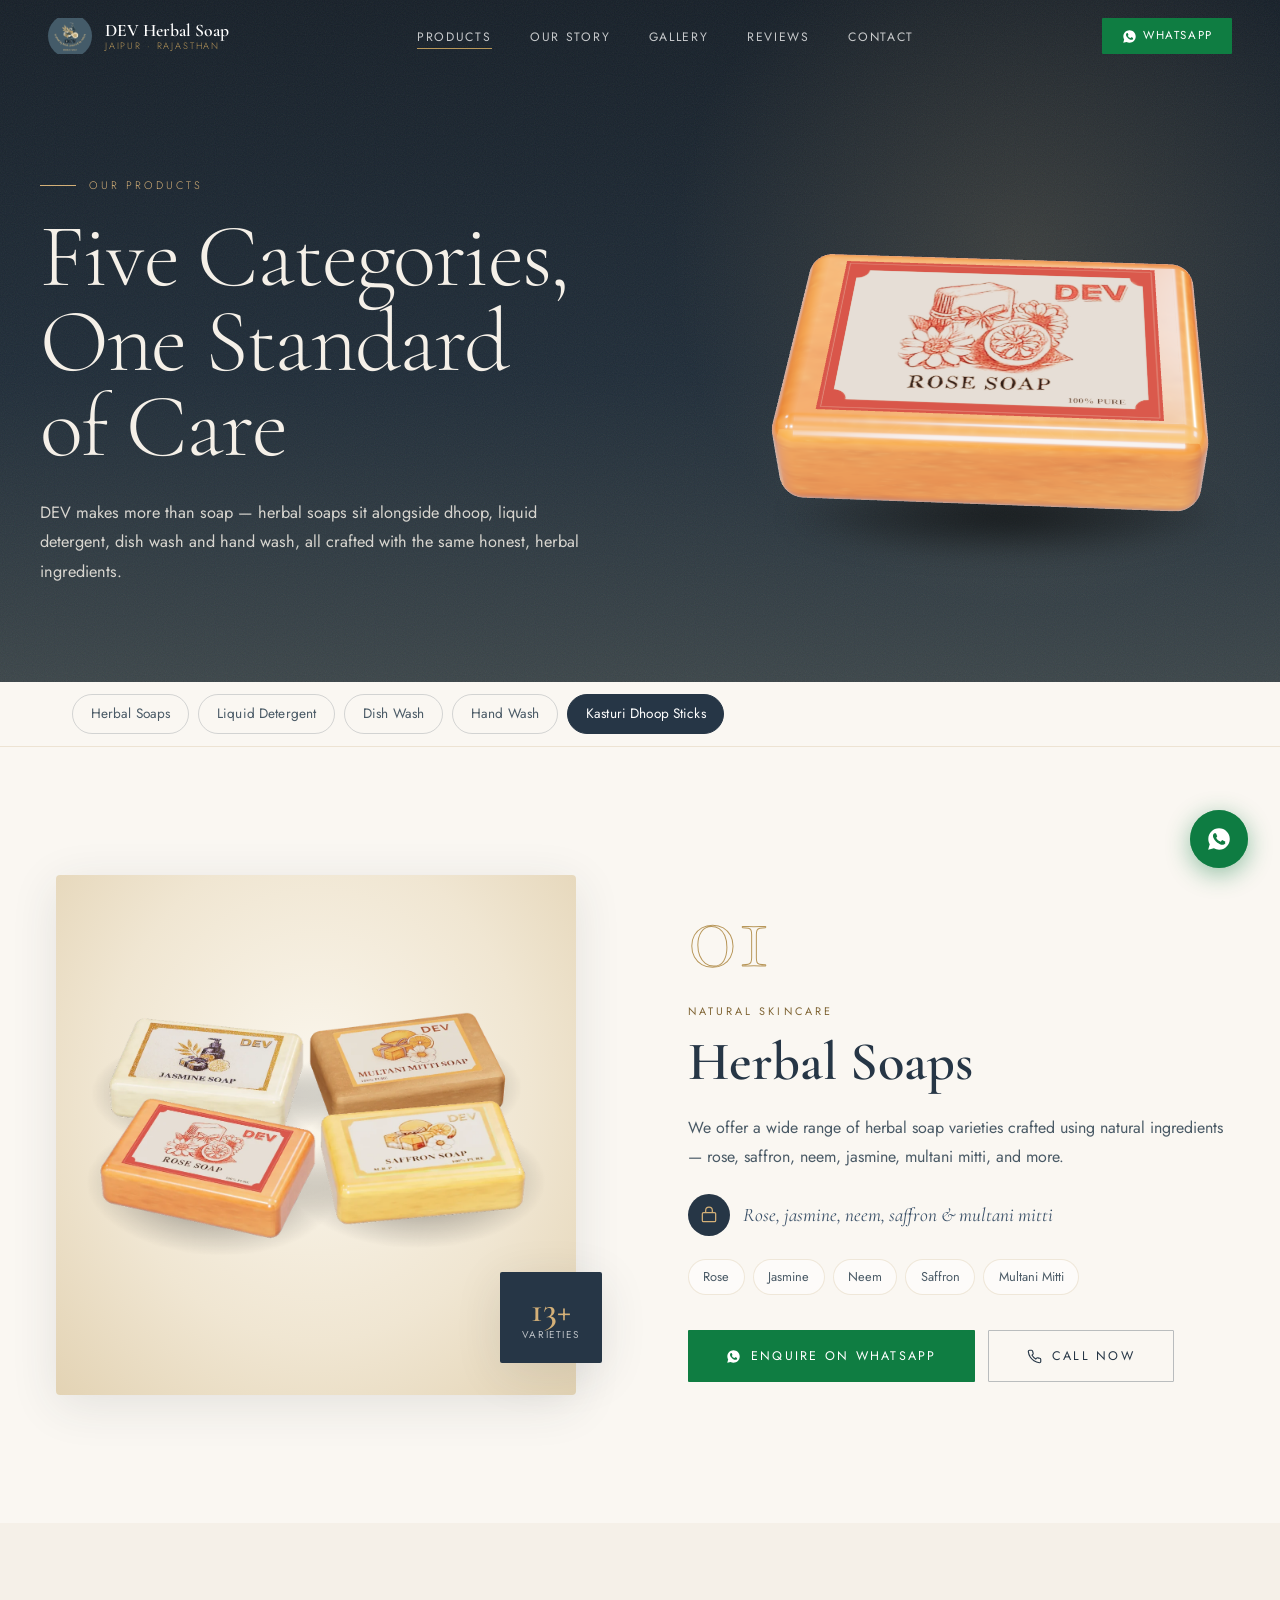
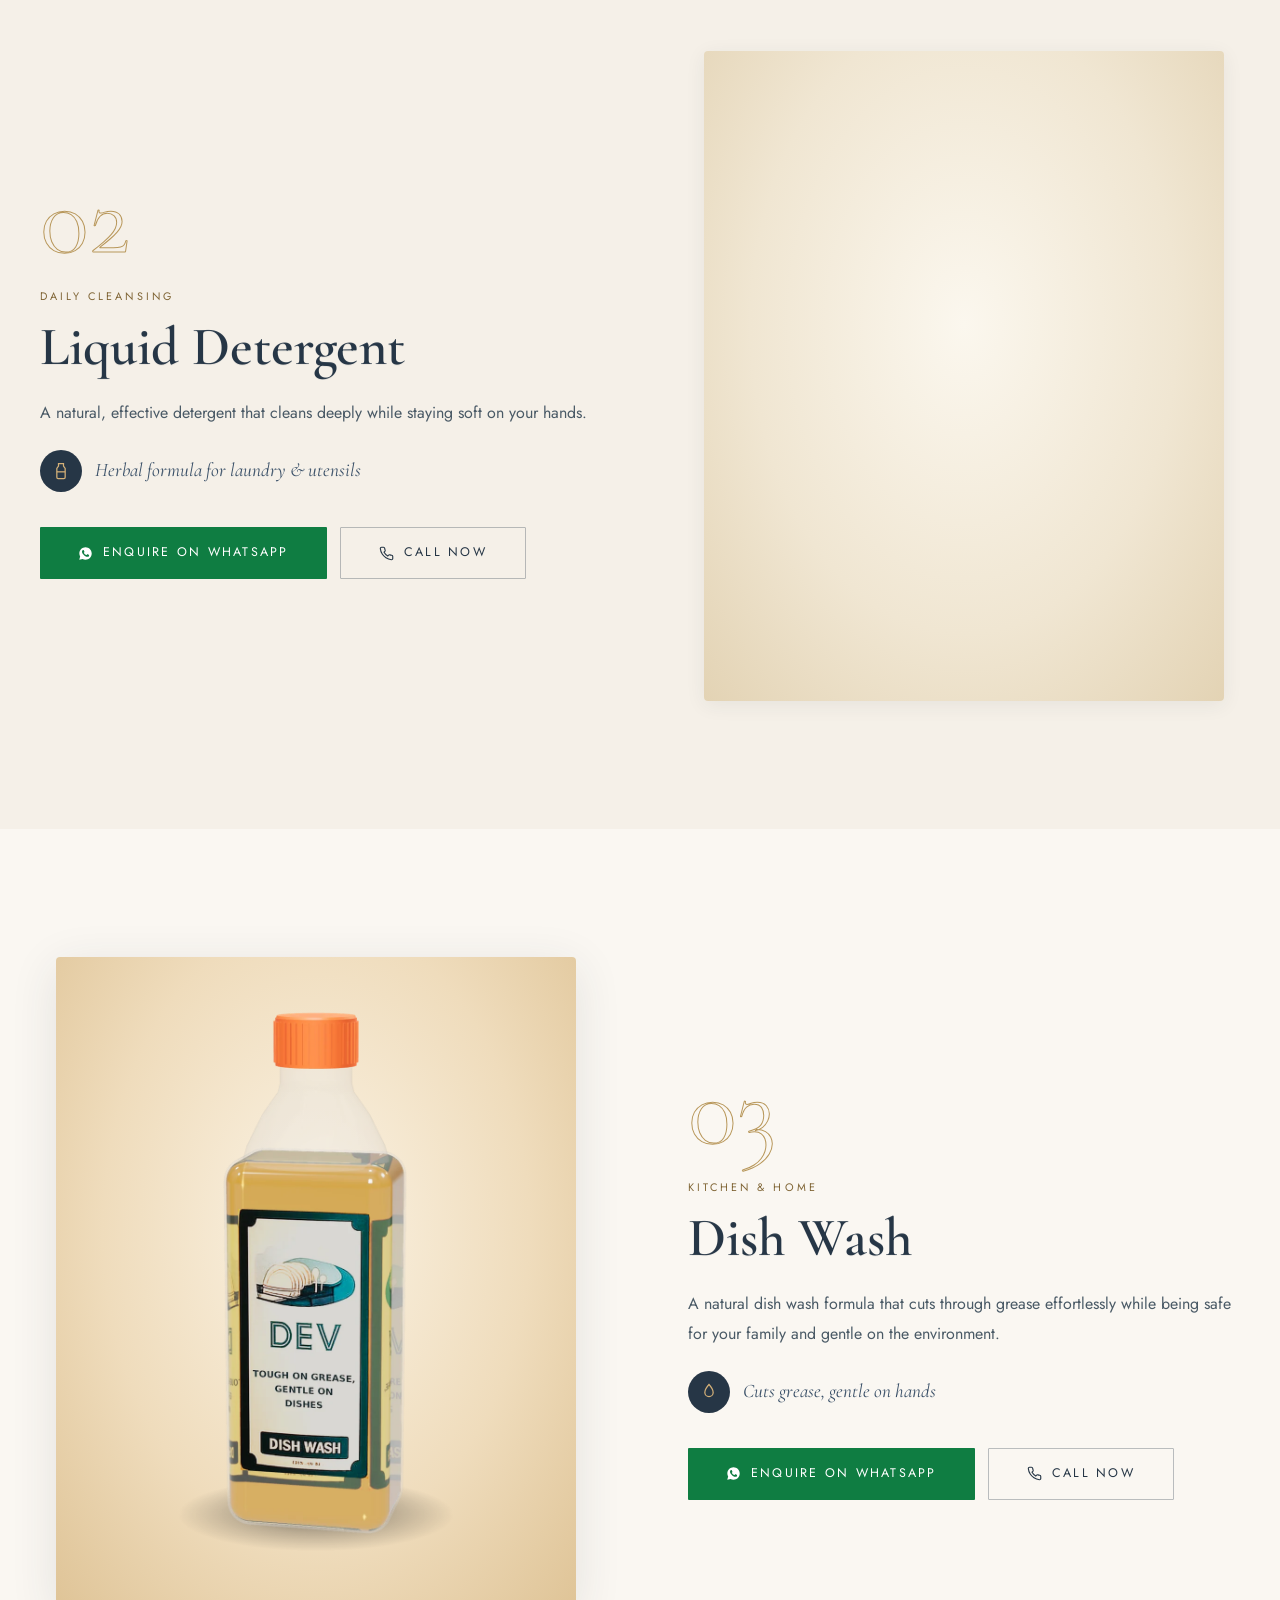
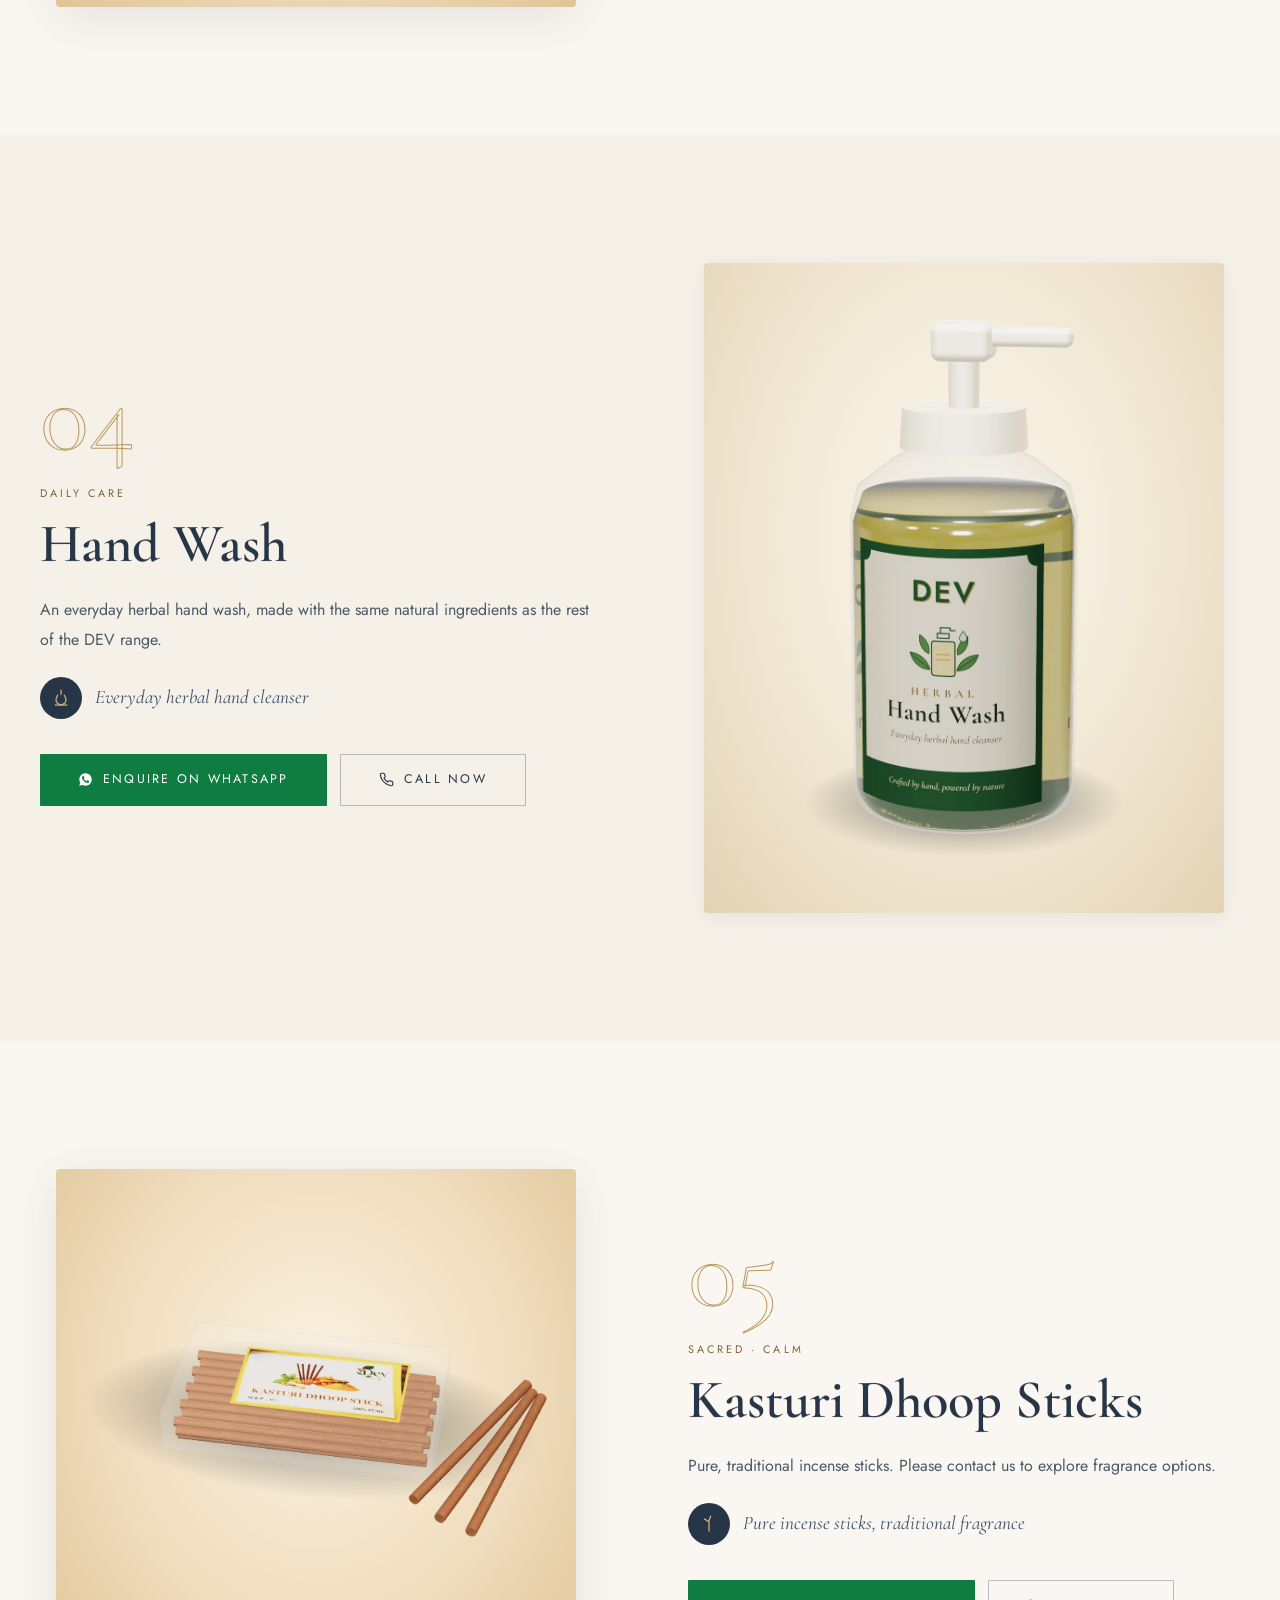
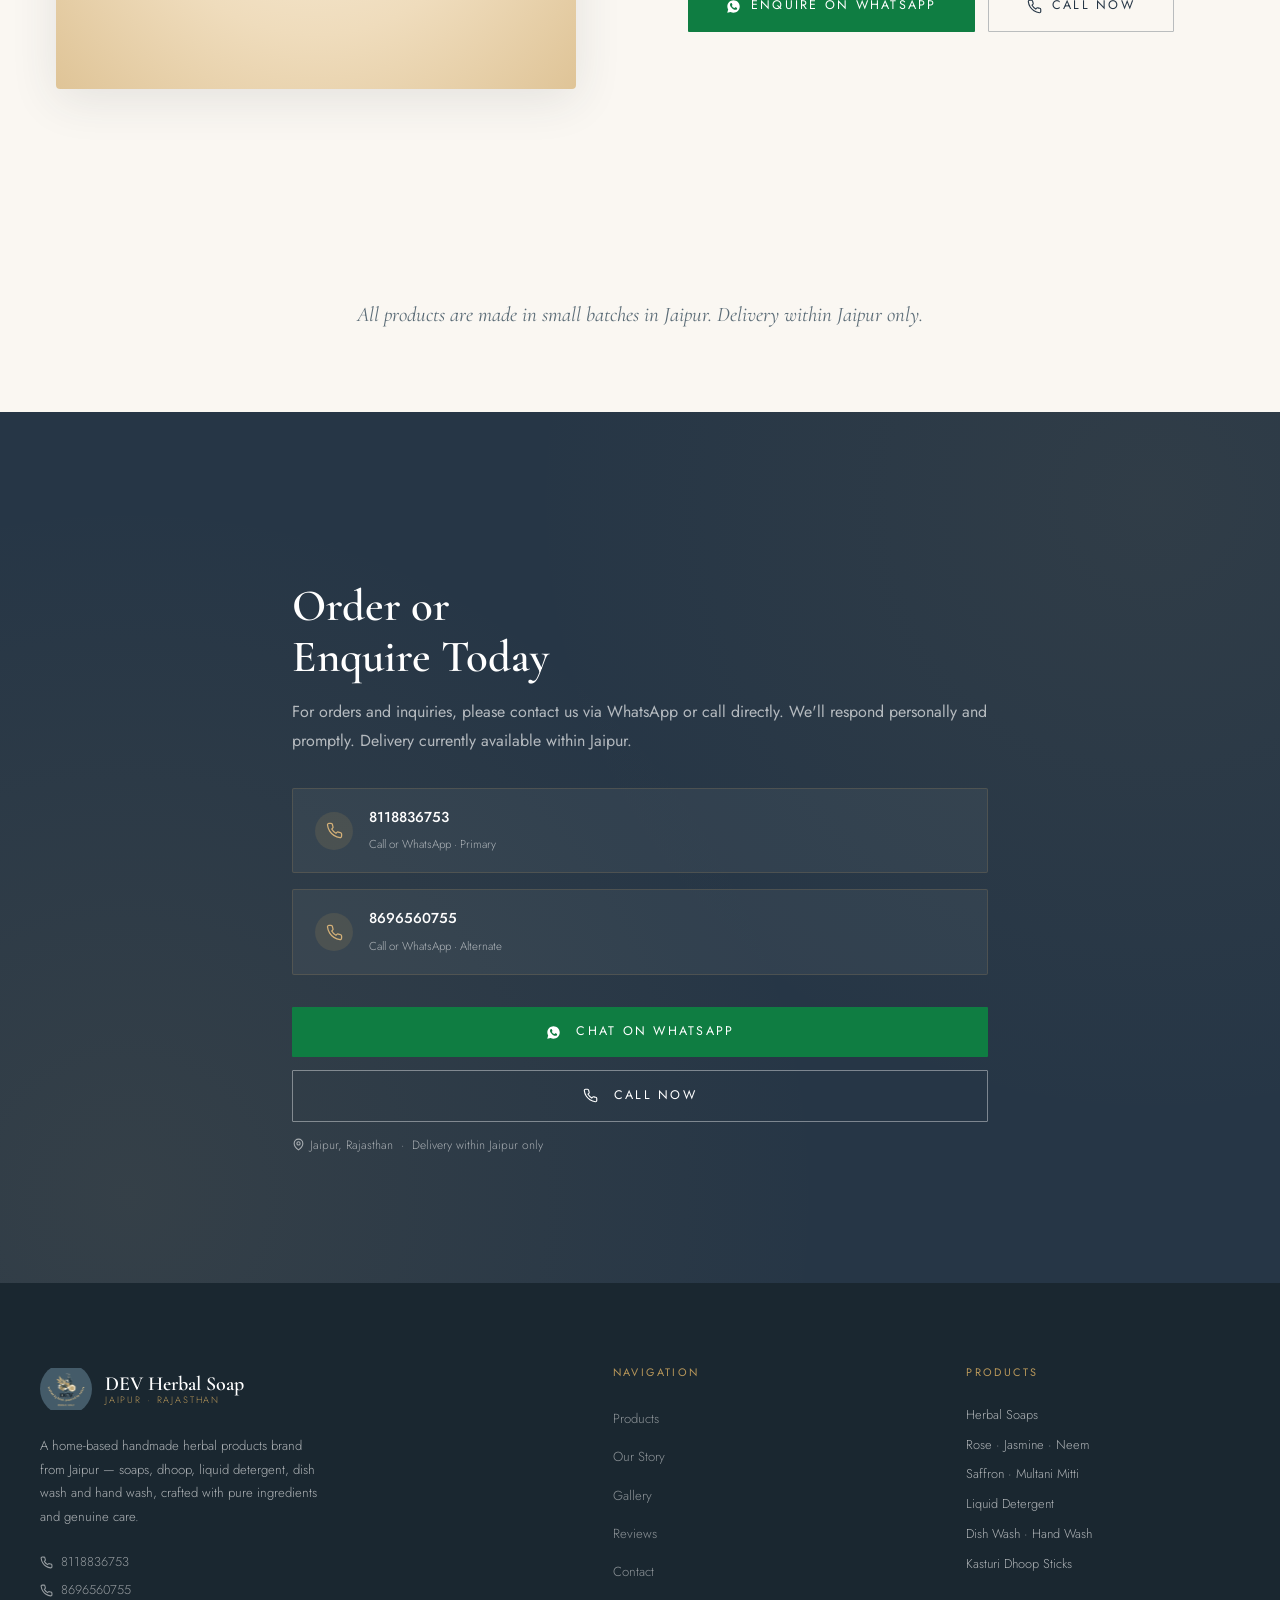
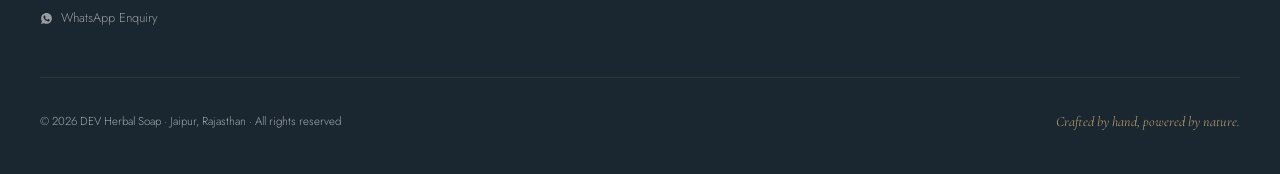
<file: products.html>
<!DOCTYPE html>
<html lang="en">
<head>
<meta charset="UTF-8">
<meta name="viewport" content="width=device-width, initial-scale=1.0">
<title>Products — DEV Herbal Soap</title>
<meta name="description" content="DEV Herbal Soap products — herbal soaps, liquid detergent, dish wash, hand wash and Kasturi dhoop sticks, handmade in small batches in Jaipur, Rajasthan.">
<link rel="icon" href="logo_of_devhs.jpg">
<script>document.documentElement.classList.add('js')</script>
<link rel="preconnect" href="https://fonts.googleapis.com">
<link rel="preconnect" href="https://fonts.gstatic.com" crossorigin>
<link href="https://fonts.googleapis.com/css2?family=Cormorant+Garamond:ital,wght@0,300;0,400;0,500;0,600;0,700;1,400;1,500;1,600&family=Jost:wght@300;400;500&display=swap" rel="stylesheet">
<link rel="stylesheet" href="css/style.css">
<script type="importmap">{"imports":{"three":"./js/three.module.min.js"}}</script>
<style>
/* ─── PRODUCTS PAGE ─── */
html{scroll-padding-top:140px}
.ph{position:relative;overflow:hidden;color:var(--cream);background:linear-gradient(180deg,#161f28 0%,#1f2c38 55%,#3b4549 100%);padding:11rem 2rem 6rem}
.ph-in{position:relative;max-width:1200px;margin:0 auto;display:grid;grid-template-columns:1.15fr .85fr;gap:3rem;align-items:center}
.ph .hero-model{width:100%;max-width:520px;justify-self:center}
.ph-h1{font-family:'Cormorant Garamond',serif;font-weight:300;font-size:clamp(3rem,7vw,7.2rem);line-height:.95;letter-spacing:-.02em;max-width:13ch;text-wrap:balance}
.ph-h1 .sw{padding-bottom:.18em;margin-bottom:-.18em}
.ph-desc{max-width:540px;margin-top:1.8rem;color:rgba(245,240,232,.85);font-weight:400;font-size:1.02rem;line-height:1.8}
.ph-glow{position:absolute;right:-10vw;top:-10vw;width:60vw;height:60vw;border-radius:50%;background:radial-gradient(circle,rgba(212,176,120,.16),transparent 65%);pointer-events:none}
.chips{position:sticky;top:72px;z-index:50;background:rgba(250,247,242,.95);backdrop-filter:blur(12px);border-bottom:1px solid var(--border)}
.chips-in{max-width:1200px;margin:0 auto;display:flex;gap:.6rem;padding:.75rem 2rem;overflow-x:auto;scrollbar-width:none}
.chips-in::-webkit-scrollbar{display:none}
.chip{flex-shrink:0;display:inline-flex;align-items:center;min-height:40px;padding:0 1.1rem;border:1px solid rgba(38,54,70,.18);border-radius:999px;font-size:.85rem;text-transform:none;letter-spacing:.01em;color:var(--text-mid);text-decoration:none;transition:background .3s,color .3s,border-color .3s}
.chip::after{display:none}
.chip:hover{border-color:var(--navy);color:var(--navy-dark)}
.chip.active{background:var(--navy-dark);border-color:var(--navy-dark);color:#fff}
.prod{padding:8rem 2rem;background:var(--ivory)}
.prod.flip{background:var(--cream)}
.prod-in{max-width:1200px;margin:0 auto;display:grid;grid-template-columns:1fr 1fr;gap:6rem;align-items:center}
.prod.flip .prod-vis{order:2}
.prod-vis{position:relative}
.prod-media{position:relative;overflow:hidden;border-radius:4px;aspect-ratio:4/5;box-shadow:var(--sh-md);padding:9%}
.prod-media img.model{height:100%;width:100%}
.prod-media.sq{aspect-ratio:1;padding:4%}
.prod.flip .prod-media{box-shadow:var(--sh-sm)}
.prod-vis{width:100%;max-width:520px;justify-self:center}
.prod-badge{position:absolute;right:-1.6rem;bottom:2rem;background:var(--navy-dark);color:rgba(255,255,255,.7);padding:1.2rem 1.4rem;border-radius:2px;box-shadow:var(--sh-md);text-align:center;font-size:.62rem;letter-spacing:.16em;text-transform:uppercase}
.prod-badge span{display:block;font-family:'Cormorant Garamond',serif;font-size:2.2rem;font-weight:600;color:var(--gold-lt);letter-spacing:0;line-height:1}
.prod-num{display:block;font-family:'Cormorant Garamond',serif;font-weight:300;font-size:clamp(4rem,8vw,6.5rem);line-height:.9;color:transparent;-webkit-text-stroke:1px var(--gold);margin-bottom:1rem}
.prod-txt .heading{margin:.5rem 0 1.2rem}
.prod-point{display:flex;align-items:center;gap:.8rem;margin-top:1.4rem;font-family:'Cormorant Garamond',serif;font-size:1.2rem;font-style:italic;color:var(--navy)}
.prod-point-ic{flex-shrink:0;width:42px;height:42px;border-radius:50%;background:var(--navy-dark);color:var(--gold-lt);display:flex;align-items:center;justify-content:center}
.prod-point-ic svg{width:20px;height:20px}
.prod-vars{list-style:none;display:flex;flex-wrap:wrap;gap:.5rem;margin-top:1.4rem}
.prod-vars li{padding:.4rem .9rem;border:1px solid var(--border);border-radius:999px;font-size:.8rem;color:var(--text-mid);background:rgba(255,255,255,.5)}
.prod-ctas{display:flex;flex-wrap:wrap;gap:.8rem;margin-top:2.2rem}
.btn-line{background:transparent;color:var(--navy-dark);border:1px solid rgba(38,54,70,.3)}
.btn-line:hover{border-color:var(--navy-dark);transform:translateY(-2px)}
.pnote{padding:5rem 2rem;text-align:center;background:var(--ivory)}
.pnote p{font-family:'Cormorant Garamond',serif;font-size:1.3rem;font-style:italic;color:var(--text-lt)}
.contact-inner.solo{grid-template-columns:1fr;max-width:760px}
@media(max-width:900px){
  .ph{padding:8rem 1.5rem 4rem}
  .ph-in{grid-template-columns:1fr}
  .ph .hero-model{width:min(86vw,420px);margin-top:3rem}
  .prod{padding:5rem 1.5rem}
  .prod-in{grid-template-columns:1fr;gap:3rem}
  .prod.flip .prod-vis{order:0}
  .prod-badge{right:1rem;bottom:1rem}
  .chips-in{padding:.7rem 1.5rem}
}
</style>
</head>
<body class="page-products">

<a href="#main" class="skip-link">Skip to content</a>

<!-- NAV -->
<header id="nav">
  <a href="index.html" class="nav-logo">
    <img src="logo_of_devhs.jpg" alt="DEV Herbal Soap Logo" class="nav-logo-img" onerror="this.style.display='none'">
    <div class="nav-brand">DEV Herbal Soap<sub>Jaipur · Rajasthan</sub></div>
  </a>
  <nav><ul>
    <li><a href="products.html" class="active" aria-current="page">Products</a></li>
    <li><a href="index.html#about">Our Story</a></li>
    <li><a href="index.html#showcase">Gallery</a></li>
    <li><a href="index.html#testimonials">Reviews</a></li>
    <li><a href="#contact">Contact</a></li>
  </ul></nav>
  <a href="https://wa.me/918118836753?text=Hello%20DEV%20Herbal%20Soap!" target="_blank" class="nav-wa"><svg width="15" height="15" viewBox="0 0 24 24" fill="currentColor" aria-hidden="true"><path d="M12.04 2C6.58 2 2.13 6.45 2.13 11.91c0 1.79.47 3.48 1.32 4.94L2 22l5.29-1.39a9.87 9.87 0 0 0 4.75 1.21h.01c5.46 0 9.9-4.45 9.9-9.91C21.96 6.45 17.5 2 12.04 2zm5.86 14.01c-.24.68-1.42 1.31-1.96 1.35-.5.05-1.12.07-1.81-.11-.42-.11-.95-.31-1.64-.61-2.88-1.24-4.76-4.15-4.9-4.34-.14-.19-1.17-1.56-1.17-2.97 0-1.41.74-2.1 1-2.39.26-.29.57-.36.76-.36h.55c.18 0 .41-.03.64.49.24.55.81 1.9.88 2.04.07.14.12.31.02.5-.09.19-.14.31-.28.47-.14.16-.29.36-.42.48-.14.13-.28.28-.12.55.16.28.71 1.17 1.53 1.9 1.05.94 1.94 1.23 2.21 1.37.28.14.44.12.6-.07.16-.19.7-.81.88-1.09.19-.28.37-.23.62-.14.26.09 1.63.77 1.91.91.28.14.47.21.54.33.07.13.07.71-.17 1.39z"/></svg> WhatsApp</a>
  <button class="burger" id="burger" aria-label="Toggle navigation menu" aria-expanded="false" aria-controls="mob"><span></span><span></span><span></span></button>
</header>
<div id="mob">
  <a href="products.html" class="mob-a">Products</a>
  <a href="index.html#about" class="mob-a">Our Story</a>
  <a href="index.html#showcase" class="mob-a">Gallery</a>
  <a href="index.html#testimonials" class="mob-a">Reviews</a>
  <a href="#contact" class="mob-a">Contact</a>
</div>

<main id="main">
<!-- PAGE HEADER -->
<header class="ph">
  <div class="hero-grain" aria-hidden="true"></div>
  <div class="ph-glow" aria-hidden="true"></div>
  <div class="ph-in">
    <div>
      <div class="hero-eye"><span class="hero-eye-txt">Our Products</span></div>
      <h1 class="ph-h1" data-split>Five Categories, One Standard of Care</h1>
      <p class="ph-desc">DEV makes more than soap — herbal soaps sit alongside dhoop, liquid detergent, dish wash and hand wash, all crafted with the same honest, herbal ingredients.</p>
    </div>
    <figure class="hero-model">
      <span class="hero-model-shadow" aria-hidden="true"></span>
      <div class="hero-model-in">
        <img src="soap-model.webp" alt="DEV Rose Soap — handmade herbal soap bar" width="1513" height="1015" fetchpriority="high">
      </div>
    </figure>
  </div>
</header>

<!-- CATEGORY JUMP BAR -->
<nav class="chips" aria-label="Product categories">
  <div class="chips-in">
    <a href="#herbal-soaps" class="chip">Herbal Soaps</a>
    <a href="#liquid-detergent" class="chip">Liquid Detergent</a>
    <a href="#dish-wash" class="chip">Dish Wash</a>
    <a href="#hand-wash" class="chip">Hand Wash</a>
    <a href="#kasturi-dhoop" class="chip">Kasturi Dhoop Sticks</a>
  </div>
</nav>

<!-- PRODUCTS -->
<section class="prod" id="herbal-soaps" aria-labelledby="herbal-soaps-h">
  <div class="prod-in">
    <div class="prod-vis rv">
        <div class="prod-media panel sq">
          <img loading="eager" decoding="async" width="1200" height="655" src="models/soaps.webp" class="model" alt="DEV Rose, Jasmine, Saffron and Multani Mitti soap bars">
        </div>
          <div class="prod-badge"><span>13+</span>Varieties</div>
    </div>
    <div class="prod-txt">
      <span class="prod-num" aria-hidden="true">01</span>
      <div class="lbl rv">Natural Skincare</div>
      <h2 class="heading" id="herbal-soaps-h">Herbal Soaps</h2>
      <p class="body-text rv">We offer a wide range of herbal soap varieties crafted using natural ingredients — rose, saffron, neem, jasmine, multani mitti, and more.</p>
      <p class="prod-point rv"><span class="prod-point-ic"><svg viewBox="0 0 24 24" fill="none" stroke="currentColor" stroke-width="1.5" aria-hidden="true"><rect x="4" y="9" width="16" height="11" rx="1.5"/><path d="M8 9V6.5a4 4 0 0 1 8 0V9"/></svg></span>Rose, jasmine, neem, saffron &amp; multani mitti</p>
        <ul class="prod-vars" aria-label="Soap varieties"><li>Rose</li><li>Jasmine</li><li>Neem</li><li>Saffron</li><li>Multani Mitti</li></ul>
      <div class="prod-ctas rv">
        <a href="https://wa.me/918118836753?text=Hello%20DEV%20Herbal%20Soap%21%20I%27d%20like%20to%20enquire%20about%20Herbal%20Soaps." target="_blank" class="btn btn-wa"><svg width="15" height="15" viewBox="0 0 24 24" fill="currentColor" aria-hidden="true"><path d="M12.04 2C6.58 2 2.13 6.45 2.13 11.91c0 1.79.47 3.48 1.32 4.94L2 22l5.29-1.39a9.87 9.87 0 0 0 4.75 1.21h.01c5.46 0 9.9-4.45 9.9-9.91C21.96 6.45 17.5 2 12.04 2zm5.86 14.01c-.24.68-1.42 1.31-1.96 1.35-.5.05-1.12.07-1.81-.11-.42-.11-.95-.31-1.64-.61-2.88-1.24-4.76-4.15-4.9-4.34-.14-.19-1.17-1.56-1.17-2.97 0-1.41.74-2.1 1-2.39.26-.29.57-.36.76-.36h.55c.18 0 .41-.03.64.49.24.55.81 1.9.88 2.04.07.14.12.31.02.5-.09.19-.14.31-.28.47-.14.16-.29.36-.42.48-.14.13-.28.28-.12.55.16.28.71 1.17 1.53 1.9 1.05.94 1.94 1.23 2.21 1.37.28.14.44.12.6-.07.16-.19.7-.81.88-1.09.19-.28.37-.23.62-.14.26.09 1.63.77 1.91.91.28.14.47.21.54.33.07.13.07.71-.17 1.39z"/></svg> Enquire on WhatsApp</a>
        <a href="tel:+918118836753" class="btn btn-line"><svg width="15" height="15" viewBox="0 0 24 24" fill="none" stroke="currentColor" stroke-width="1.8" aria-hidden="true"><path d="M22 16.92v3a2 2 0 0 1-2.18 2 19.79 19.79 0 0 1-8.63-3.07 19.5 19.5 0 0 1-6-6 19.79 19.79 0 0 1-3.07-8.67A2 2 0 0 1 4.11 2h3a2 2 0 0 1 2 1.72c.127.96.361 1.903.7 2.81a2 2 0 0 1-.45 2.11L8.09 9.91a16 16 0 0 0 6 6l1.27-1.27a2 2 0 0 1 2.11-.45c.907.339 1.85.573 2.81.7A2 2 0 0 1 22 16.92z"/></svg> Call Now</a>
      </div>
    </div>
  </div>
</section>

<section class="prod flip" id="liquid-detergent" aria-labelledby="liquid-detergent-h">
  <div class="prod-in">
    <div class="prod-vis rv">
        <div class="prod-media panel">
          <img loading="lazy" decoding="async" width="551" height="1200" src="models/detergent.webp" class="model" alt="DEV Herbal Liquid Detergent bottle">
        </div>
    </div>
    <div class="prod-txt">
      <span class="prod-num" aria-hidden="true">02</span>
      <div class="lbl rv">Daily Cleansing</div>
      <h2 class="heading" id="liquid-detergent-h">Liquid Detergent</h2>
      <p class="body-text rv">A natural, effective detergent that cleans deeply while staying soft on your hands.</p>
      <p class="prod-point rv"><span class="prod-point-ic"><svg viewBox="0 0 24 24" fill="none" stroke="currentColor" stroke-width="1.5" aria-hidden="true"><path d="M9 3h6v3l2 3v10.5A1.5 1.5 0 0 1 15.5 21h-7A1.5 1.5 0 0 1 7 19.5V9l2-3V3Z"/><path d="M7 13h10"/></svg></span>Herbal formula for laundry &amp; utensils</p>
      <div class="prod-ctas rv">
        <a href="https://wa.me/918118836753?text=Hello%20DEV%20Herbal%20Soap%21%20I%27d%20like%20to%20enquire%20about%20Liquid%20Detergent." target="_blank" class="btn btn-wa"><svg width="15" height="15" viewBox="0 0 24 24" fill="currentColor" aria-hidden="true"><path d="M12.04 2C6.58 2 2.13 6.45 2.13 11.91c0 1.79.47 3.48 1.32 4.94L2 22l5.29-1.39a9.87 9.87 0 0 0 4.75 1.21h.01c5.46 0 9.9-4.45 9.9-9.91C21.96 6.45 17.5 2 12.04 2zm5.86 14.01c-.24.68-1.42 1.31-1.96 1.35-.5.05-1.12.07-1.81-.11-.42-.11-.95-.31-1.64-.61-2.88-1.24-4.76-4.15-4.9-4.34-.14-.19-1.17-1.56-1.17-2.97 0-1.41.74-2.1 1-2.39.26-.29.57-.36.76-.36h.55c.18 0 .41-.03.64.49.24.55.81 1.9.88 2.04.07.14.12.31.02.5-.09.19-.14.31-.28.47-.14.16-.29.36-.42.48-.14.13-.28.28-.12.55.16.28.71 1.17 1.53 1.9 1.05.94 1.94 1.23 2.21 1.37.28.14.44.12.6-.07.16-.19.7-.81.88-1.09.19-.28.37-.23.62-.14.26.09 1.63.77 1.91.91.28.14.47.21.54.33.07.13.07.71-.17 1.39z"/></svg> Enquire on WhatsApp</a>
        <a href="tel:+918118836753" class="btn btn-line"><svg width="15" height="15" viewBox="0 0 24 24" fill="none" stroke="currentColor" stroke-width="1.8" aria-hidden="true"><path d="M22 16.92v3a2 2 0 0 1-2.18 2 19.79 19.79 0 0 1-8.63-3.07 19.5 19.5 0 0 1-6-6 19.79 19.79 0 0 1-3.07-8.67A2 2 0 0 1 4.11 2h3a2 2 0 0 1 2 1.72c.127.96.361 1.903.7 2.81a2 2 0 0 1-.45 2.11L8.09 9.91a16 16 0 0 0 6 6l1.27-1.27a2 2 0 0 1 2.11-.45c.907.339 1.85.573 2.81.7A2 2 0 0 1 22 16.92z"/></svg> Call Now</a>
      </div>
    </div>
  </div>
</section>

<section class="prod" id="dish-wash" aria-labelledby="dish-wash-h">
  <div class="prod-in">
    <div class="prod-vis rv">
        <div class="prod-media panel panel-warm">
          <img loading="lazy" decoding="async" width="632" height="1200" src="models/dishwash.webp" class="model" alt="DEV Dish Wash bottle">
        </div>
    </div>
    <div class="prod-txt">
      <span class="prod-num" aria-hidden="true">03</span>
      <div class="lbl rv">Kitchen &amp; Home</div>
      <h2 class="heading" id="dish-wash-h">Dish Wash</h2>
      <p class="body-text rv">A natural dish wash formula that cuts through grease effortlessly while being safe for your family and gentle on the environment.</p>
      <p class="prod-point rv"><span class="prod-point-ic"><svg viewBox="0 0 24 24" fill="none" stroke="currentColor" stroke-width="1.5" aria-hidden="true"><path d="M12 3s5 5.5 5 9.5a5 5 0 0 1-10 0C7 8.5 12 3 12 3Z"/></svg></span>Cuts grease, gentle on hands</p>
      <div class="prod-ctas rv">
        <a href="https://wa.me/918118836753?text=Hello%20DEV%20Herbal%20Soap%21%20I%27d%20like%20to%20enquire%20about%20Dish%20Wash." target="_blank" class="btn btn-wa"><svg width="15" height="15" viewBox="0 0 24 24" fill="currentColor" aria-hidden="true"><path d="M12.04 2C6.58 2 2.13 6.45 2.13 11.91c0 1.79.47 3.48 1.32 4.94L2 22l5.29-1.39a9.87 9.87 0 0 0 4.75 1.21h.01c5.46 0 9.9-4.45 9.9-9.91C21.96 6.45 17.5 2 12.04 2zm5.86 14.01c-.24.68-1.42 1.31-1.96 1.35-.5.05-1.12.07-1.81-.11-.42-.11-.95-.31-1.64-.61-2.88-1.24-4.76-4.15-4.9-4.34-.14-.19-1.17-1.56-1.17-2.97 0-1.41.74-2.1 1-2.39.26-.29.57-.36.76-.36h.55c.18 0 .41-.03.64.49.24.55.81 1.9.88 2.04.07.14.12.31.02.5-.09.19-.14.31-.28.47-.14.16-.29.36-.42.48-.14.13-.28.28-.12.55.16.28.71 1.17 1.53 1.9 1.05.94 1.94 1.23 2.21 1.37.28.14.44.12.6-.07.16-.19.7-.81.88-1.09.19-.28.37-.23.62-.14.26.09 1.63.77 1.91.91.28.14.47.21.54.33.07.13.07.71-.17 1.39z"/></svg> Enquire on WhatsApp</a>
        <a href="tel:+918118836753" class="btn btn-line"><svg width="15" height="15" viewBox="0 0 24 24" fill="none" stroke="currentColor" stroke-width="1.8" aria-hidden="true"><path d="M22 16.92v3a2 2 0 0 1-2.18 2 19.79 19.79 0 0 1-8.63-3.07 19.5 19.5 0 0 1-6-6 19.79 19.79 0 0 1-3.07-8.67A2 2 0 0 1 4.11 2h3a2 2 0 0 1 2 1.72c.127.96.361 1.903.7 2.81a2 2 0 0 1-.45 2.11L8.09 9.91a16 16 0 0 0 6 6l1.27-1.27a2 2 0 0 1 2.11-.45c.907.339 1.85.573 2.81.7A2 2 0 0 1 22 16.92z"/></svg> Call Now</a>
      </div>
    </div>
  </div>
</section>

<section class="prod flip" id="hand-wash" aria-labelledby="hand-wash-h">
  <div class="prod-in">
    <div class="prod-vis rv">
        <div class="prod-media panel">
          <img loading="lazy" decoding="async" width="733" height="1200" src="models/handwash.webp" class="model" alt="DEV Herbal Hand Wash pump bottle">
        </div>
    </div>
    <div class="prod-txt">
      <span class="prod-num" aria-hidden="true">04</span>
      <div class="lbl rv">Daily Care</div>
      <h2 class="heading" id="hand-wash-h">Hand Wash</h2>
      <p class="body-text rv">An everyday herbal hand wash, made with the same natural ingredients as the rest of the DEV range.</p>
      <p class="prod-point rv"><span class="prod-point-ic"><svg viewBox="0 0 24 24" fill="none" stroke="currentColor" stroke-width="1.5" aria-hidden="true"><path d="M12 2v6M8 8c0 2-2 3-2 6a6 6 0 0 0 12 0c0-3-2-4-2-6"/><path d="M4.5 20.5h15"/></svg></span>Everyday herbal hand cleanser</p>
      <div class="prod-ctas rv">
        <a href="https://wa.me/918118836753?text=Hello%20DEV%20Herbal%20Soap%21%20I%27d%20like%20to%20enquire%20about%20Hand%20Wash." target="_blank" class="btn btn-wa"><svg width="15" height="15" viewBox="0 0 24 24" fill="currentColor" aria-hidden="true"><path d="M12.04 2C6.58 2 2.13 6.45 2.13 11.91c0 1.79.47 3.48 1.32 4.94L2 22l5.29-1.39a9.87 9.87 0 0 0 4.75 1.21h.01c5.46 0 9.9-4.45 9.9-9.91C21.96 6.45 17.5 2 12.04 2zm5.86 14.01c-.24.68-1.42 1.31-1.96 1.35-.5.05-1.12.07-1.81-.11-.42-.11-.95-.31-1.64-.61-2.88-1.24-4.76-4.15-4.9-4.34-.14-.19-1.17-1.56-1.17-2.97 0-1.41.74-2.1 1-2.39.26-.29.57-.36.76-.36h.55c.18 0 .41-.03.64.49.24.55.81 1.9.88 2.04.07.14.12.31.02.5-.09.19-.14.31-.28.47-.14.16-.29.36-.42.48-.14.13-.28.28-.12.55.16.28.71 1.17 1.53 1.9 1.05.94 1.94 1.23 2.21 1.37.28.14.44.12.6-.07.16-.19.7-.81.88-1.09.19-.28.37-.23.62-.14.26.09 1.63.77 1.91.91.28.14.47.21.54.33.07.13.07.71-.17 1.39z"/></svg> Enquire on WhatsApp</a>
        <a href="tel:+918118836753" class="btn btn-line"><svg width="15" height="15" viewBox="0 0 24 24" fill="none" stroke="currentColor" stroke-width="1.8" aria-hidden="true"><path d="M22 16.92v3a2 2 0 0 1-2.18 2 19.79 19.79 0 0 1-8.63-3.07 19.5 19.5 0 0 1-6-6 19.79 19.79 0 0 1-3.07-8.67A2 2 0 0 1 4.11 2h3a2 2 0 0 1 2 1.72c.127.96.361 1.903.7 2.81a2 2 0 0 1-.45 2.11L8.09 9.91a16 16 0 0 0 6 6l1.27-1.27a2 2 0 0 1 2.11-.45c.907.339 1.85.573 2.81.7A2 2 0 0 1 22 16.92z"/></svg> Call Now</a>
      </div>
    </div>
  </div>
</section>

<section class="prod" id="kasturi-dhoop" aria-labelledby="kasturi-dhoop-h">
  <div class="prod-in">
    <div class="prod-vis rv">
        <div class="prod-media panel panel-warm sq">
          <img loading="lazy" decoding="async" width="1200" height="583" src="models/dhoop.webp" class="model" alt="DEV Kasturi Dhoop sticks in their box">
        </div>
    </div>
    <div class="prod-txt">
      <span class="prod-num" aria-hidden="true">05</span>
      <div class="lbl rv">Sacred · Calm</div>
      <h2 class="heading" id="kasturi-dhoop-h">Kasturi Dhoop Sticks</h2>
      <p class="body-text rv">Pure, traditional incense sticks. Please contact us to explore fragrance options.</p>
      <p class="prod-point rv"><span class="prod-point-ic"><svg viewBox="0 0 24 24" fill="none" stroke="currentColor" stroke-width="1.5" aria-hidden="true"><path d="M12 21V9M12 9c-3 0-3-3-6-3M12 9c0-3.5 2-4.5 2-7"/></svg></span>Pure incense sticks, traditional fragrance</p>
      <div class="prod-ctas rv">
        <a href="https://wa.me/918118836753?text=Hello%20DEV%20Herbal%20Soap%21%20I%27d%20like%20to%20enquire%20about%20Kasturi%20Dhoop%20Sticks." target="_blank" class="btn btn-wa"><svg width="15" height="15" viewBox="0 0 24 24" fill="currentColor" aria-hidden="true"><path d="M12.04 2C6.58 2 2.13 6.45 2.13 11.91c0 1.79.47 3.48 1.32 4.94L2 22l5.29-1.39a9.87 9.87 0 0 0 4.75 1.21h.01c5.46 0 9.9-4.45 9.9-9.91C21.96 6.45 17.5 2 12.04 2zm5.86 14.01c-.24.68-1.42 1.31-1.96 1.35-.5.05-1.12.07-1.81-.11-.42-.11-.95-.31-1.64-.61-2.88-1.24-4.76-4.15-4.9-4.34-.14-.19-1.17-1.56-1.17-2.97 0-1.41.74-2.1 1-2.39.26-.29.57-.36.76-.36h.55c.18 0 .41-.03.64.49.24.55.81 1.9.88 2.04.07.14.12.31.02.5-.09.19-.14.31-.28.47-.14.16-.29.36-.42.48-.14.13-.28.28-.12.55.16.28.71 1.17 1.53 1.9 1.05.94 1.94 1.23 2.21 1.37.28.14.44.12.6-.07.16-.19.7-.81.88-1.09.19-.28.37-.23.62-.14.26.09 1.63.77 1.91.91.28.14.47.21.54.33.07.13.07.71-.17 1.39z"/></svg> Enquire on WhatsApp</a>
        <a href="tel:+918118836753" class="btn btn-line"><svg width="15" height="15" viewBox="0 0 24 24" fill="none" stroke="currentColor" stroke-width="1.8" aria-hidden="true"><path d="M22 16.92v3a2 2 0 0 1-2.18 2 19.79 19.79 0 0 1-8.63-3.07 19.5 19.5 0 0 1-6-6 19.79 19.79 0 0 1-3.07-8.67A2 2 0 0 1 4.11 2h3a2 2 0 0 1 2 1.72c.127.96.361 1.903.7 2.81a2 2 0 0 1-.45 2.11L8.09 9.91a16 16 0 0 0 6 6l1.27-1.27a2 2 0 0 1 2.11-.45c.907.339 1.85.573 2.81.7A2 2 0 0 1 22 16.92z"/></svg> Call Now</a>
      </div>
    </div>
  </div>
</section>

<div class="pnote"><p class="rv">All products are made in small batches in Jaipur. Delivery within Jaipur only.</p></div>

<!-- CONTACT -->
<section id="contact">
  <div class="contact-inner solo">
    <div class="ct-txt">
      <div class="lbl rv">Get in Touch</div>
      <h2 class="heading rv" style="margin-top:.5rem;color:#fff">Order or<br>Enquire Today</h2>
      <p class="body-text rv" style="color:rgba(255,255,255,.65);margin-top:.8rem">For orders and inquiries, please contact us via WhatsApp or call directly. We'll respond personally and promptly. Delivery currently available within Jaipur.</p>
      <div class="ct-cards rv">
        <a href="tel:+918118836753" class="ct-card">
          <div class="ct-icon"><svg width="17" height="17" viewBox="0 0 24 24" fill="none" stroke="currentColor" stroke-width="1.8" aria-hidden="true"><path d="M22 16.92v3a2 2 0 0 1-2.18 2 19.79 19.79 0 0 1-8.63-3.07 19.5 19.5 0 0 1-6-6 19.79 19.79 0 0 1-3.07-8.67A2 2 0 0 1 4.11 2h3a2 2 0 0 1 2 1.72c.127.96.361 1.903.7 2.81a2 2 0 0 1-.45 2.11L8.09 9.91a16 16 0 0 0 6 6l1.27-1.27a2 2 0 0 1 2.11-.45c.907.339 1.85.573 2.81.7A2 2 0 0 1 22 16.92z"/></svg></div>
          <div><span class="ct-num">8118836753</span><span class="ct-lbl">Call or WhatsApp · Primary</span></div>
        </a>
        <a href="tel:+918696560755" class="ct-card">
          <div class="ct-icon"><svg width="17" height="17" viewBox="0 0 24 24" fill="none" stroke="currentColor" stroke-width="1.8" aria-hidden="true"><path d="M22 16.92v3a2 2 0 0 1-2.18 2 19.79 19.79 0 0 1-8.63-3.07 19.5 19.5 0 0 1-6-6 19.79 19.79 0 0 1-3.07-8.67A2 2 0 0 1 4.11 2h3a2 2 0 0 1 2 1.72c.127.96.361 1.903.7 2.81a2 2 0 0 1-.45 2.11L8.09 9.91a16 16 0 0 0 6 6l1.27-1.27a2 2 0 0 1 2.11-.45c.907.339 1.85.573 2.81.7A2 2 0 0 1 22 16.92z"/></svg></div>
          <div><span class="ct-num">8696560755</span><span class="ct-lbl">Call or WhatsApp · Alternate</span></div>
        </a>
      </div>
      <div class="ct-ctas rv">
        <a href="https://wa.me/918118836753?text=Hello%20DEV%20Herbal%20Soap!%20I%27d%20like%20to%20place%20an%20order." target="_blank" class="btn btn-wa" style="justify-content:center"><svg width="15" height="15" viewBox="0 0 24 24" fill="currentColor" aria-hidden="true"><path d="M12.04 2C6.58 2 2.13 6.45 2.13 11.91c0 1.79.47 3.48 1.32 4.94L2 22l5.29-1.39a9.87 9.87 0 0 0 4.75 1.21h.01c5.46 0 9.9-4.45 9.9-9.91C21.96 6.45 17.5 2 12.04 2zm5.86 14.01c-.24.68-1.42 1.31-1.96 1.35-.5.05-1.12.07-1.81-.11-.42-.11-.95-.31-1.64-.61-2.88-1.24-4.76-4.15-4.9-4.34-.14-.19-1.17-1.56-1.17-2.97 0-1.41.74-2.1 1-2.39.26-.29.57-.36.76-.36h.55c.18 0 .41-.03.64.49.24.55.81 1.9.88 2.04.07.14.12.31.02.5-.09.19-.14.31-.28.47-.14.16-.29.36-.42.48-.14.13-.28.28-.12.55.16.28.71 1.17 1.53 1.9 1.05.94 1.94 1.23 2.21 1.37.28.14.44.12.6-.07.16-.19.7-.81.88-1.09.19-.28.37-.23.62-.14.26.09 1.63.77 1.91.91.28.14.47.21.54.33.07.13.07.71-.17 1.39z"/></svg>&nbsp;Chat on WhatsApp</a>
        <a href="tel:+918118836753" class="btn btn-ghost" style="justify-content:center"><svg width="15" height="15" viewBox="0 0 24 24" fill="none" stroke="currentColor" stroke-width="1.8" aria-hidden="true"><path d="M22 16.92v3a2 2 0 0 1-2.18 2 19.79 19.79 0 0 1-8.63-3.07 19.5 19.5 0 0 1-6-6 19.79 19.79 0 0 1-3.07-8.67A2 2 0 0 1 4.11 2h3a2 2 0 0 1 2 1.72c.127.96.361 1.903.7 2.81a2 2 0 0 1-.45 2.11L8.09 9.91a16 16 0 0 0 6 6l1.27-1.27a2 2 0 0 1 2.11-.45c.907.339 1.85.573 2.81.7A2 2 0 0 1 22 16.92z"/></svg>&nbsp;Call Now</a>
      </div>
      <p class="ct-note rv"><svg width="13" height="13" viewBox="0 0 24 24" fill="none" stroke="currentColor" stroke-width="2" aria-hidden="true" style="vertical-align:-2px;margin-right:.3rem"><path d="M20 10c0 6-8 12-8 12s-8-6-8-12a8 8 0 0 1 16 0Z"/><circle cx="12" cy="10" r="3"/></svg>Jaipur, Rajasthan &nbsp;·&nbsp; Delivery within Jaipur only</p>
    </div>
  </div>
</section>

</main>

<!-- FOOTER -->
<footer>
  <div class="fw">
    <div class="ft">
      <div>
        <div class="f-logo-row">
          <img loading="lazy" decoding="async" width="836" height="672" src="logo_of_devhs.jpg" alt="DEV Herbal Soap" class="f-logo-img" onerror="this.style.display='none'">
          <div class="f-name">DEV Herbal Soap<sub>Jaipur · Rajasthan</sub></div>
        </div>
        <p class="f-desc">A home-based handmade herbal products brand from Jaipur — soaps, dhoop, liquid detergent, dish wash and hand wash, crafted with pure ingredients and genuine care.</p>
        <div class="f-contacts">
          <a href="tel:+918118836753"><svg width="13" height="13" viewBox="0 0 24 24" fill="none" stroke="currentColor" stroke-width="2" aria-hidden="true"><path d="M22 16.92v3a2 2 0 0 1-2.18 2 19.79 19.79 0 0 1-8.63-3.07 19.5 19.5 0 0 1-6-6 19.79 19.79 0 0 1-3.07-8.67A2 2 0 0 1 4.11 2h3a2 2 0 0 1 2 1.72c.127.96.361 1.903.7 2.81a2 2 0 0 1-.45 2.11L8.09 9.91a16 16 0 0 0 6 6l1.27-1.27a2 2 0 0 1 2.11-.45c.907.339 1.85.573 2.81.7A2 2 0 0 1 22 16.92z"/></svg> 8118836753</a>
          <a href="tel:+918696560755"><svg width="13" height="13" viewBox="0 0 24 24" fill="none" stroke="currentColor" stroke-width="2" aria-hidden="true"><path d="M22 16.92v3a2 2 0 0 1-2.18 2 19.79 19.79 0 0 1-8.63-3.07 19.5 19.5 0 0 1-6-6 19.79 19.79 0 0 1-3.07-8.67A2 2 0 0 1 4.11 2h3a2 2 0 0 1 2 1.72c.127.96.361 1.903.7 2.81a2 2 0 0 1-.45 2.11L8.09 9.91a16 16 0 0 0 6 6l1.27-1.27a2 2 0 0 1 2.11-.45c.907.339 1.85.573 2.81.7A2 2 0 0 1 22 16.92z"/></svg> 8696560755</a>
          <a href="https://wa.me/918118836753" target="_blank"><svg width="13" height="13" viewBox="0 0 24 24" fill="currentColor" aria-hidden="true"><path d="M12.04 2C6.58 2 2.13 6.45 2.13 11.91c0 1.79.47 3.48 1.32 4.94L2 22l5.29-1.39a9.87 9.87 0 0 0 4.75 1.21h.01c5.46 0 9.9-4.45 9.9-9.91C21.96 6.45 17.5 2 12.04 2zm5.86 14.01c-.24.68-1.42 1.31-1.96 1.35-.5.05-1.12.07-1.81-.11-.42-.11-.95-.31-1.64-.61-2.88-1.24-4.76-4.15-4.9-4.34-.14-.19-1.17-1.56-1.17-2.97 0-1.41.74-2.1 1-2.39.26-.29.57-.36.76-.36h.55c.18 0 .41-.03.64.49.24.55.81 1.9.88 2.04.07.14.12.31.02.5-.09.19-.14.31-.28.47-.14.16-.29.36-.42.48-.14.13-.28.28-.12.55.16.28.71 1.17 1.53 1.9 1.05.94 1.94 1.23 2.21 1.37.28.14.44.12.6-.07.16-.19.7-.81.88-1.09.19-.28.37-.23.62-.14.26.09 1.63.77 1.91.91.28.14.47.21.54.33.07.13.07.71-.17 1.39z"/></svg> WhatsApp Enquiry</a>
        </div>
      </div>
      <div>
        <div class="f-col-h">Navigation</div>
        <ul class="f-links">
          <li><a href="products.html">Products</a></li>
          <li><a href="index.html#about">Our Story</a></li>
          <li><a href="index.html#showcase">Gallery</a></li>
          <li><a href="index.html#testimonials">Reviews</a></li>
          <li><a href="#contact">Contact</a></li>
        </ul>
      </div>
      <div>
        <div class="f-col-h">Products</div>
        <ul class="f-plist">
          <li>Herbal Soaps</li>
          <li>Rose · Jasmine · Neem</li>
          <li>Saffron · Multani Mitti</li>
          <li>Liquid Detergent</li>
          <li>Dish Wash · Hand Wash</li>
          <li>Kasturi Dhoop Sticks</li>
        </ul>
      </div>
    </div>
    <div class="fb">
      <p class="f-copy">© 2026 DEV Herbal Soap · Jaipur, Rajasthan · All rights reserved</p>
      <p class="f-close">Crafted by hand, powered by nature.</p>
    </div>
  </div>
</footer>

<a href="https://wa.me/918118836753?text=Hello%20DEV%20Herbal%20Soap!" class="float-wa" target="_blank" aria-label="Chat on WhatsApp">
  <div class="wa-ring"></div>
  <svg width="26" height="26" viewBox="0 0 24 24" fill="currentColor" aria-hidden="true"><path d="M12.04 2C6.58 2 2.13 6.45 2.13 11.91c0 1.79.47 3.48 1.32 4.94L2 22l5.29-1.39a9.87 9.87 0 0 0 4.75 1.21h.01c5.46 0 9.9-4.45 9.9-9.91C21.96 6.45 17.5 2 12.04 2zm5.86 14.01c-.24.68-1.42 1.31-1.96 1.35-.5.05-1.12.07-1.81-.11-.42-.11-.95-.31-1.64-.61-2.88-1.24-4.76-4.15-4.9-4.34-.14-.19-1.17-1.56-1.17-2.97 0-1.41.74-2.1 1-2.39.26-.29.57-.36.76-.36h.55c.18 0 .41-.03.64.49.24.55.81 1.9.88 2.04.07.14.12.31.02.5-.09.19-.14.31-.28.47-.14.16-.29.36-.42.48-.14.13-.28.28-.12.55.16.28.71 1.17 1.53 1.9 1.05.94 1.94 1.23 2.21 1.37.28.14.44.12.6-.07.16-.19.7-.81.88-1.09.19-.28.37-.23.62-.14.26.09 1.63.77 1.91.91.28.14.47.21.54.33.07.13.07.71-.17 1.39z"/></svg>
</a>

<script type="module" src="js/soap3d.js"></script>
<script src="js/gsap.min.js"></script>
<script src="js/ScrollTrigger.min.js"></script>
<script src="js/lenis.min.js"></script>
<script src="js/products.js"></script>
</body>
</html>
</file>
<file: css/style.css>
:root {
  --navy:      #3a5068;
  --navy-dark: #263646;
  --navy-mid:  #4d6b84;
  --cream:     #f5f0e8;
  --ivory:     #faf7f2;
  --parchment: #f0ead8;
  --gold:      #b8975a;
  --gold-lt:   #d4b078;
  --gold-dk:   #9a7a42;
  --stone:     #c4bab0;
  --brown:     #8a7560;
  --text:      #2c3a44;
  --text-mid:  #4a5a66;
  --text-lt:   #5a6b76;
  --gold-txt:  #7f6434;
  --wa:        #0f7d42;
  --wa-dk:     #0b6634;
  --border:    rgba(184,151,90,0.2);
  --sh-sm:     0 4px 20px rgba(44,58,68,0.07);
  --sh-md:     0 10px 48px rgba(44,58,68,0.11);
  --sh-lg:     0 24px 80px rgba(44,58,68,0.14);
}
*,*::before,*::after{box-sizing:border-box;margin:0;padding:0}
html{scroll-behavior:smooth;font-size:16px;overflow-x:clip}
body{font-family:'Jost',sans-serif;background:var(--ivory);color:var(--text);overflow-x:clip;line-height:1.7}
img{display:block;max-width:100%;height:auto}
a:focus-visible,button:focus-visible{outline:2px solid var(--gold);outline-offset:3px}
.skip-link{position:absolute;left:1rem;top:-60px;background:var(--navy-dark);color:#fff;padding:.8rem 1.4rem;font-size:.8rem;letter-spacing:.05em;text-decoration:none;z-index:1200;transition:top .25s;border-radius:2px}
.skip-link:focus{top:1rem}
a,button{touch-action:manipulation}
html{scroll-padding-top:84px}
.heading,.hero-h1-main{text-wrap:balance}

/* ─── UTILITIES ─── */
.lbl{display:inline-block;font-size:.68rem;letter-spacing:.28em;text-transform:uppercase;color:var(--gold-txt);font-weight:400}
.lbl-row{display:flex;align-items:center;gap:1rem;justify-content:center}
.lbl-row::before,.lbl-row::after{content:'';display:block;width:40px;height:1px;background:var(--gold)}
.heading{font-family:'Cormorant Garamond',serif;font-size:clamp(2.2rem,4.5vw,3.4rem);font-weight:600;color:var(--navy-dark);line-height:1.15}
.body-text{font-size:1rem;color:var(--text-mid);font-weight:400;line-height:1.85}
.btn{display:inline-flex;align-items:center;gap:.6rem;padding:.9rem 2.4rem;font-family:'Jost',sans-serif;font-size:.78rem;letter-spacing:.18em;text-transform:uppercase;text-decoration:none;border:none;cursor:pointer;transition:all .3s;font-weight:400;border-radius:1px}
.btn-navy{background:var(--navy);color:#fff}.btn-navy:hover{background:var(--navy-mid);transform:translateY(-2px)}
.btn-gold{background:var(--gold);color:#fff}.btn-gold:hover{background:var(--gold-dk);transform:translateY(-2px)}
.btn-ghost{background:transparent;color:#fff;border:1px solid rgba(255,255,255,.4)}.btn-ghost:hover{background:rgba(255,255,255,.08)}
.btn-wa{background:var(--wa);color:#fff}.btn-wa:hover{background:var(--wa-dk);transform:translateY(-2px)}
.rule{width:56px;height:1px;background:linear-gradient(90deg,var(--gold-lt),var(--gold))}

/* ─── REVEAL ─── */
.rv{opacity:0;transform:translateY(30px);transition:opacity .75s ease,transform .75s ease}
.rv.in{opacity:1;transform:none}
.rl{opacity:0;transform:translateX(-30px);transition:opacity .75s ease,transform .75s ease}
.rl.in{opacity:1;transform:none}
.rr{opacity:0;transform:translateX(30px);transition:opacity .75s ease,transform .75s ease}
.rr.in{opacity:1;transform:none}

/* ─── NAV ─── */
#nav{position:fixed;top:0;left:0;right:0;z-index:1000;height:72px;display:flex;align-items:center;justify-content:space-between;padding:0 3rem;transition:background .4s,box-shadow .4s}
#nav.scrolled{background:rgba(250,247,242,.97);backdrop-filter:blur(16px);box-shadow:0 1px 0 var(--border),var(--sh-sm)}
.nav-logo{display:flex;align-items:center;gap:.8rem;text-decoration:none}
.nav-logo-img{width:44px;height:44px;object-fit:contain;border-radius:50%}
.nav-brand{font-family:'Cormorant Garamond',serif;font-size:1.1rem;font-weight:600;line-height:1.1}
.nav-brand sub{display:block;font-size:.58rem;letter-spacing:.2em;text-transform:uppercase;font-family:'Jost',sans-serif;font-weight:300;color:var(--gold);font-style:normal}
#nav:not(.scrolled) .nav-brand{color:#fff}
#nav.scrolled .nav-brand{color:var(--navy-dark)}
#nav.scrolled .nav-brand sub{color:var(--gold-txt)}
nav ul{list-style:none;display:flex;gap:2.4rem;align-items:center}
nav a{font-size:.76rem;letter-spacing:.14em;text-transform:uppercase;text-decoration:none;font-weight:400;transition:color .25s;position:relative}
nav a::after{content:'';position:absolute;bottom:-3px;left:0;right:0;height:1px;background:var(--gold);transform:scaleX(0);transition:transform .3s}
nav a:hover::after{transform:scaleX(1)}
#nav:not(.scrolled) nav a{color:rgba(255,255,255,.75)}
#nav:not(.scrolled) nav a:hover{color:#fff}
#nav.scrolled nav a{color:var(--text-mid)}
#nav.scrolled nav a:hover,#nav.scrolled nav a.active{color:var(--navy)}
nav a.active::after{transform:scaleX(1)}
.nav-wa{display:flex;align-items:center;gap:.4rem;background:var(--wa);color:#fff;padding:.5rem 1.2rem;border-radius:1px;text-decoration:none;font-size:.72rem;letter-spacing:.14em;text-transform:uppercase;transition:background .25s}
.nav-wa:hover{background:var(--wa-dk)}
.burger{display:none;flex-direction:column;justify-content:center;gap:5px;cursor:pointer;background:none;border:none;padding:10px;margin-right:-10px;min-width:44px;min-height:44px}
.burger span{display:block;width:24px;height:1.5px;background:#fff;transition:all .3s}
#nav.scrolled .burger span{background:var(--navy)}
.burger.open span:nth-child(1){transform:rotate(45deg) translate(5px,5px)}
.burger.open span:nth-child(2){opacity:0}
.burger.open span:nth-child(3){transform:rotate(-45deg) translate(5px,-5px)}
#mob{display:none;position:fixed;top:72px;left:0;right:0;z-index:999;background:var(--ivory);border-bottom:1px solid var(--border);flex-direction:column;box-shadow:var(--sh-md)}
#mob.open{display:flex}
.mob-a{padding:1rem 2rem;border-bottom:1px solid var(--border);text-decoration:none;font-size:.82rem;letter-spacing:.1em;text-transform:uppercase;color:var(--text-mid);font-weight:300}
/* fixed bar stays out of the way while the hero has its own top bar */
#nav{transition:background .4s,box-shadow .4s,transform .6s cubic-bezier(.7,0,.2,1)}
#nav.nav-hide{transform:translateY(-110%)}
#nav.nav-hide:focus-within{transform:none;background:rgba(250,247,242,.97)}
#nav.nav-hide:focus-within .nav-brand{color:var(--navy-dark)}
#nav.nav-hide:focus-within nav a{color:var(--text-mid)}

/* smooth scroll (Lenis) */
html.lenis,html.lenis body{height:auto}
.lenis.lenis-smooth{scroll-behavior:auto!important}
.lenis.lenis-stopped{overflow:hidden}

/* scroll-driven image reveal + parallax (vars set from JS) */
.img-rv img{scale:var(--s,1.12);translate:0 var(--py,0)}
/* product models: pre-rendered 3D (models/*.webp) on soft studio panels */
.panel{position:relative;display:flex;align-items:center;justify-content:center;background:radial-gradient(ellipse at 50% 42%,#fbf7ee 0%,#f0e6d2 58%,#e3d3b4 100%)}
.panel-warm{background:radial-gradient(ellipse at 50% 42%,#fbf3e4 0%,#efdcbc 58%,#dfc497 100%)}
.panel-dark{background:radial-gradient(ellipse at 50% 42%,#3d556d 0%,#2b3d4f 55%,#1f2c38 100%)}
img.model{display:block;width:100%;height:auto;max-height:100%;object-fit:contain;animation:modelFloat 7s ease-in-out infinite}
.panel img.model{width:auto;max-width:100%;height:auto;max-height:100%;object-fit:contain}
@keyframes modelFloat{0%,100%{transform:translateY(0)}50%{transform:translateY(-10px)}}
/* photos with a printed tagline: never zoomed or shifted, anchored to the bottom so the line stays whole */
img.keep-text{object-position:50% 100%}
.sc-img:hover img.keep-text,.nat-img:hover img.keep-text,.craft-img:hover img.keep-text{transform:none}
.js-anim .mq-track{animation:none}

/* ─── PRELOADER ─── */
#loader{display:none}
.js #loader{display:flex;position:fixed;inset:0;z-index:2000;background:var(--navy-dark);color:var(--cream);flex-direction:column;align-items:center;justify-content:center;gap:1.2rem}
.ld-logo{width:84px;height:84px;border-radius:50%;object-fit:cover;opacity:.9}
.ld-name{font-family:'Cormorant Garamond',serif;font-size:1.6rem;font-weight:300;letter-spacing:.06em;overflow:hidden}
.ld-name span{display:inline-block}
.ld-bar{width:160px;height:1px;background:rgba(184,151,90,.2);position:relative;overflow:hidden}
.ld-bar i{position:absolute;inset:0;background:var(--gold-lt);transform-origin:left;transform:scaleX(0)}
.ld-num{position:absolute;right:2rem;bottom:1.6rem;font-family:'Cormorant Garamond',serif;font-size:clamp(3rem,8vw,6rem);font-weight:300;line-height:1;color:rgba(212,176,120,.35)}

/* ─── HERO ─── */
#hero{position:relative;height:100vh;height:100svh;min-height:640px;overflow:hidden;color:var(--cream);background:linear-gradient(180deg,#161f28 0%,#1f2c38 38%,#4a4f50 72%,#9a8f80 100%)}
.hero-glow{position:absolute;left:68%;top:52%;width:70vmin;height:70vmin;transform:translate(-50%,-50%);border-radius:50%;background:radial-gradient(circle,rgba(212,176,120,.22) 0%,rgba(212,176,120,.06) 40%,transparent 70%);pointer-events:none}
.hero-grain{position:absolute;inset:0;opacity:.08;pointer-events:none;background-image:url("data:image/svg+xml,%3Csvg xmlns='http://www.w3.org/2000/svg' width='160' height='160'%3E%3Cfilter id='n'%3E%3CfeTurbulence type='fractalNoise' baseFrequency='.9' numOctaves='2' stitchTiles='stitch'/%3E%3C/filter%3E%3Crect width='100%25' height='100%25' filter='url(%23n)'/%3E%3C/svg%3E")}
.hero-top{position:absolute;top:0;left:0;right:0;z-index:5;display:grid;grid-template-columns:1fr auto 1fr;align-items:start;padding:1.4rem 2rem}
.hero-links{display:flex;flex-direction:column;gap:.15rem}
.hero-links a{color:var(--cream);text-decoration:none;font-size:1rem;font-weight:300;letter-spacing:0;text-transform:none;width:max-content;position:relative}
.hero-links a::after{content:'';position:absolute;left:0;right:0;bottom:2px;height:1px;background:var(--gold-lt);transform:scaleX(0);transform-origin:right;transition:transform .45s cubic-bezier(.7,0,.2,1)}
.hero-links a:hover::after{transform:scaleX(1);transform-origin:left}
.hero-logo{display:flex;flex-direction:column;align-items:center;text-decoration:none;color:var(--cream);gap:.35rem}
.hero-logo img{width:46px;height:46px;border-radius:50%;object-fit:cover}
.hero-logo-name{font-family:'Cormorant Garamond',serif;font-size:1.35rem;letter-spacing:.32em;text-transform:uppercase;font-weight:500;line-height:1}
.hero-logo-sub{font-size:.58rem;letter-spacing:.42em;text-transform:uppercase;color:var(--gold-lt);font-weight:300}
.hero-top-r{display:flex;justify-content:flex-end}
.hero-wa{display:inline-flex;align-items:center;gap:.5rem;color:var(--cream);text-decoration:none;font-size:1rem;font-weight:300;position:relative}
.hero-wa::after{content:'';position:absolute;left:0;right:0;bottom:-2px;height:1px;background:currentColor;opacity:.4}

.hero-copy{position:absolute;left:2rem;top:max(22vh,205px);z-index:3;max-width:58vw;pointer-events:none}
.hero-eye{display:flex;align-items:center;gap:.8rem;margin-bottom:1.2rem}
.hero-eye::before{content:'';width:36px;height:1px;background:var(--gold-lt)}
.hero-eye-txt{font-size:.68rem;letter-spacing:.28em;text-transform:uppercase;color:var(--gold-lt);font-weight:300}
.hero-h1{font-family:'Cormorant Garamond',serif;color:var(--cream);font-weight:300}
.hero-h1-main{display:block;font-size:clamp(3.4rem,min(7.3vw,13vh),8.6rem);line-height:.92;letter-spacing:-.025em}
.hero-h1-brand{display:block;font-size:clamp(1.4rem,2.4vw,2.4rem);font-weight:500;font-style:italic;color:var(--gold-lt);letter-spacing:.04em;margin-top:1.4rem}
.hero-tag{font-family:'Cormorant Garamond',serif;font-size:1.1rem;font-style:italic;color:rgba(245,240,232,.55);margin-top:.3rem}

/* split-text masks (used by hero + section headings) */
.sw{display:inline-block;overflow:hidden;vertical-align:top;padding:0 .06em .1em;margin:0 -.06em -.1em}
.hero-h1-main .sw{padding-bottom:.18em;margin-bottom:-.18em}
.img-clip{clip-path:inset(var(--clip,0%) 0 0 0)}
.sw>.swi{display:inline-block;will-change:transform}

/* stage: 3D model of the Rose Soap from image 1 (pre-rendered, stays still) */
.hero-stage{position:absolute;inset:0;z-index:2;pointer-events:none;display:flex;align-items:center;justify-content:center;padding:8vh 0 0 40%}
.hero-model{position:relative;margin:0;width:min(38vw,620px)}
@media(min-width:901px) and (max-width:1200px){.hero-stage{padding-left:46%}.hero-model{width:40vw}}
.hero-model-in{position:relative;z-index:1}
.hero-model img{width:100%;height:auto;transition:opacity .6s}
/* live 3D soap (js/soap3d.js) drawn over a larger area so it never clips while turning */
.soap-canvas{position:absolute;left:-16%;top:-34%;width:132%;height:168%;opacity:0;transition:opacity .6s;pointer-events:auto;cursor:grab;touch-action:pan-y}
.soap-canvas.grabbing{cursor:grabbing}
.hero-model-in.is-3d .soap-canvas{opacity:1}
.hero-model-in.is-3d img{opacity:0}
.hero-model-in.no-fade img,.hero-model-in.no-fade .soap-canvas{transition:none}
.hero-model-shadow{position:absolute;left:6%;right:2%;bottom:-4%;height:26%;border-radius:50%;background:radial-gradient(ellipse at center,rgba(0,0,0,.6),rgba(0,0,0,.25) 45%,transparent 70%);filter:blur(12px)}

.hero-stamp{position:absolute;right:-20px;top:-110px;z-index:4;width:118px;height:118px}
.hero-stamp svg{position:absolute;inset:0;width:100%;height:100%;animation:spin 22s linear infinite}
.hero-stamp text{font-family:'Jost',sans-serif;font-size:8.4px;letter-spacing:.18em;text-transform:uppercase;fill:rgba(245,240,232,.75)}
.hero-stamp-i{position:absolute;inset:22px;border-radius:50%;background:rgba(184,151,90,.14);border:1px solid rgba(212,176,120,.35);backdrop-filter:blur(6px);display:flex;flex-direction:column;align-items:center;justify-content:center}
.hero-stamp-n{font-family:'Cormorant Garamond',serif;font-size:1.5rem;font-weight:600;color:var(--gold-lt);line-height:1}
.hero-stamp-l{font-size:.5rem;letter-spacing:.12em;text-transform:uppercase;color:rgba(255,255,255,.8);line-height:1.3;text-align:center}
@keyframes spin{to{transform:rotate(360deg)}}

.hero-bottom{position:absolute;left:0;right:0;bottom:0;z-index:5;display:grid;grid-template-columns:1fr auto 1fr;align-items:end;padding:0 2rem 1.8rem}
.hero-desc{font-size:1rem;color:rgba(245,240,232,.88);font-weight:400;line-height:1.65;max-width:400px}
.hero-explore{display:inline-flex;align-items:center;gap:.5rem;margin-top:.9rem;color:var(--gold-lt);text-decoration:none;font-size:.72rem;letter-spacing:.2em;text-transform:uppercase}
.hero-explore span{transition:transform .3s}
.hero-explore:hover span{transform:translateX(5px)}
.hero-scroll{justify-self:end;display:flex;align-items:center;gap:.8rem;font-size:.95rem;font-weight:300;color:var(--cream)}
.hero-scroll i{display:block;width:1px;height:42px;background:rgba(245,240,232,.25);position:relative;overflow:hidden}
.hero-scroll i::after{content:'';position:absolute;left:0;top:-50%;width:1px;height:50%;background:var(--cream);animation:scrollLine 2s cubic-bezier(.7,0,.3,1) infinite}
@keyframes scrollLine{to{top:100%}}

/* "Our Products" pill + dropdown */
.pill-wrap{position:relative}
.pill-btn{display:flex;align-items:center;gap:1.4rem;background:#fff;color:var(--text);border:none;border-radius:999px;padding:.45rem .5rem .45rem .7rem;font-family:'Jost',sans-serif;font-size:1rem;cursor:pointer;min-width:270px;justify-content:space-between;box-shadow:0 10px 40px rgba(0,0,0,.25);transition:transform .3s}
.pill-btn:hover{transform:translateY(-2px)}
.pill-soap img{width:46px;height:auto}
.pill-chev{width:36px;height:36px;border-radius:50%;background:var(--cream);display:flex;align-items:center;justify-content:center;transition:transform .4s}
.pill-wrap.open .pill-chev{transform:rotate(180deg)}
.pill-menu{position:absolute;left:0;right:0;bottom:calc(100% + .6rem);background:#fff;border-radius:22px;padding:.5rem;box-shadow:0 20px 60px rgba(0,0,0,.3);transform-origin:50% 100%;opacity:0;visibility:hidden;transform:translateY(12px) scale(.96);transition:opacity .2s,transform .25s ease-in,visibility .2s}
.pill-wrap.open .pill-menu{opacity:1;visibility:visible;transform:none;transition:opacity .35s,transform .45s cubic-bezier(.2,.8,.2,1),visibility 0s}
.pill-menu a{display:flex;align-items:center;gap:.8rem;padding:.45rem .6rem;border-radius:14px;color:var(--text);text-decoration:none;font-size:.9rem;transition:background .2s}
.pill-menu a:hover{background:var(--cream)}
.pill-menu .pm-ic{width:34px;height:34px;border-radius:50%;flex-shrink:0}
.pill-menu .pm-ic{background:var(--navy-dark);color:var(--gold-lt);display:flex;align-items:center;justify-content:center}
.pill-menu .pm-ic svg{width:18px;height:18px}
.pill-menu small{display:block;font-size:.68rem;color:var(--text-lt);font-weight:300}

/* ─── MARQUEE ─── */
.mq{background:var(--gold);padding:.8rem 0;overflow:hidden}
.mq-track{display:flex;white-space:nowrap;animation:mq 24s linear infinite}
.mq-item{display:inline-flex;align-items:center;gap:1.4rem;padding:0 2rem;font-size:.7rem;letter-spacing:.2em;text-transform:uppercase;color:#1f2c38;font-weight:400}
.mq-dot{width:3px;height:3px;border-radius:50%;background:rgba(31,44,56,.45)}
@keyframes mq{from{transform:translateX(0)}to{transform:translateX(-50%)}}
.mq:hover .mq-track{animation-play-state:paused}

/* ─── SECTION BASE ─── */
.sec{padding:8rem 2rem}
.wrap{max-width:1200px;margin:0 auto}
.sec-hd{text-align:center;margin-bottom:5rem}
.sec-hd .lbl-row{margin-bottom:.8rem}
.sec-hd .heading{margin-bottom:.8rem}

/* ─── ABOUT ─── */
#about{background:var(--cream)}
.about-g{display:grid;grid-template-columns:1fr 1fr;gap:7rem;align-items:center}
.about-cluster{position:relative}
.about-main{width:100%;height:auto}
.about-accent{position:absolute;bottom:0;right:0;width:55%;aspect-ratio:4/3;object-fit:cover;border-radius:2px;box-shadow:var(--sh-lg);border:5px solid var(--cream)}
.about-badge{position:absolute;top:2rem;left:-2rem;background:var(--navy-dark);color:#fff;padding:1.4rem 1.2rem;border-radius:2px;box-shadow:var(--sh-md);z-index:2;text-align:center}
.ab-num{font-family:'Cormorant Garamond',serif;font-size:2.2rem;font-weight:600;color:var(--gold-lt);display:block;line-height:1}
.ab-lbl{font-size:.6rem;letter-spacing:.15em;text-transform:uppercase;color:rgba(255,255,255,.65);display:block;margin-top:.2rem}
.about-txt .lbl{margin-bottom:.5rem}
.about-txt .heading{margin-bottom:1.2rem}
.pull{font-family:'Cormorant Garamond',serif;font-size:1.28rem;font-style:italic;color:var(--navy);border-left:2px solid var(--gold);padding-left:1.4rem;margin:1.8rem 0;line-height:1.6}
.pillars{display:grid;grid-template-columns:1fr 1fr;gap:1.2rem;margin-top:2rem}
.pill{display:flex;align-items:flex-start;gap:.8rem}
.pill-dot{width:6px;height:6px;border-radius:50%;background:var(--gold);margin-top:.5rem;flex-shrink:0}
.pill-txt strong{display:block;font-size:.82rem;font-weight:500;color:var(--navy-dark)}
.pill-txt span{font-size:.78rem;color:var(--text-lt);font-weight:300}

/* ─── SHOWCASE ─── */
#showcase{background:var(--navy-dark);padding:0}
.sc-grid{display:grid;grid-template-columns:1fr .9fr 1fr}
.sc-grid>.sc-col:nth-child(2)>*{flex:1}
.sc-col{display:flex;flex-direction:column}
.sc-img{overflow:hidden;position:relative;flex:1}
.sc-img.panel{padding:2.5rem 2rem;min-height:440px}
.sc-img img{width:100%;height:100%;object-fit:cover;transition:transform .7s ease;display:block}
.sc-img:hover img{transform:scale(1.06)}
.sc-img-ov{position:absolute;inset:0;background:linear-gradient(180deg,transparent 50%,rgba(38,54,70,.6) 100%);opacity:0;transition:opacity .4s}
.sc-img:hover .sc-img-ov{opacity:1}
.sc-img.tall{aspect-ratio:3/4}
.sc-img.sq{aspect-ratio:1}
.sc-img.wd{aspect-ratio:4/3}
.sc-txt{background:var(--navy-dark);display:flex;flex-direction:column;justify-content:center;flex:1;padding:3.5rem;position:relative;overflow:hidden}
.sc-txt::before{content:'';position:absolute;inset:0;background:radial-gradient(circle at 0% 100%,rgba(184,151,90,.08) 0%,transparent 60%)}
.sc-txt .lbl{color:var(--gold-lt);margin-bottom:.6rem}
.sc-txt .heading{color:#fff;font-size:clamp(1.6rem,2.5vw,2.2rem);margin-bottom:.8rem}
.sc-txt .body-text{color:rgba(255,255,255,.65)}
.sc-gold{background:#a8874c;display:flex;align-items:center;justify-content:center;padding:3rem}
.sc-gold-q{font-family:'Cormorant Garamond',serif;font-size:1.8rem;font-weight:300;color:#fff;text-align:center;line-height:1.4;font-style:italic}

/* ─── CATEGORIES ─── */
.cat-grid{display:grid;grid-template-columns:repeat(5,1fr);gap:1.2rem}
.cat-card{display:flex;flex-direction:column;background:#fff;border:1px solid var(--border);border-radius:6px;overflow:hidden;text-decoration:none;transition:transform .35s cubic-bezier(.2,.8,.2,1),box-shadow .35s,border-color .35s}
.cat-card:hover{transform:translateY(-6px);box-shadow:var(--sh-md);border-color:rgba(184,151,90,.5)}
.cat-media{position:relative;aspect-ratio:1;min-height:0;overflow:hidden}
.cat-media img.model{position:absolute;inset:11%;width:78%;height:78%;max-width:none;max-height:none;object-fit:contain;animation:none;transition:transform .6s cubic-bezier(.2,.8,.2,1)}
.cat-card:hover .cat-media img.model{transform:translateY(-6px) scale(1.05)}
.cat-body{display:flex;flex-direction:column;gap:.35rem;padding:1.2rem 1.3rem 1.4rem;flex:1}
.cat-more{margin-top:auto;padding-top:.7rem;font-size:.7rem;letter-spacing:.18em;text-transform:uppercase;color:var(--gold-txt)}
.cat-more span{display:inline-block;transition:transform .3s}
.cat-card:hover .cat-more span{transform:translateX(4px)}
.cat-name{font-family:'Cormorant Garamond',serif;font-size:1.3rem;font-weight:600;color:var(--navy-dark);line-height:1.2}
.cat-desc{font-size:.84rem;color:var(--text-lt);font-weight:400;line-height:1.55}

/* ─── CRAFT ─── */
#craft{background:var(--cream);padding:0}
.craft-g{display:grid;grid-template-columns:1fr 1fr}
.craft-img{overflow:hidden}
.craft-img.panel{padding:4rem 3rem;min-height:560px}
.craft-img img{width:100%;height:100%;object-fit:cover;transition:transform .8s ease;display:block}
.craft-img:hover img{transform:scale(1.04)}
.craft-copy{background:var(--navy-dark);display:flex;flex-direction:column;justify-content:center;padding:6rem 5rem;position:relative;overflow:hidden}
.craft-copy::after{content:'';position:absolute;width:260px;height:260px;border-radius:50%;border:1px solid rgba(184,151,90,.1);bottom:-80px;right:-80px;pointer-events:none}
.craft-copy .lbl{color:var(--gold-lt);margin-bottom:.5rem}
.craft-copy .heading{color:#fff;font-size:clamp(1.8rem,3vw,2.6rem);margin-bottom:1rem}
.craft-copy .rule{margin:1.2rem 0}
.craft-copy .body-text{color:rgba(255,255,255,.65);margin-bottom:.8rem}
.craft-stats{display:flex;gap:2.5rem;margin-top:2rem}
.cs-num{font-family:'Cormorant Garamond',serif;font-size:2.4rem;font-weight:600;color:var(--gold-lt);line-height:1;display:block}
.cs-lbl{font-size:.7rem;letter-spacing:.12em;text-transform:uppercase;color:rgba(255,255,255,.62);display:block;margin-top:.2rem}

/* ─── NATURE ─── */
#nature{background:var(--parchment);padding:0}
.nat-g{display:grid;grid-template-columns:minmax(0,3fr) minmax(0,2fr)}
.nat-copy{display:flex;flex-direction:column;justify-content:center;padding:6rem 5rem;background:var(--parchment)}
.nat-copy .lbl{margin-bottom:.5rem}
.nat-copy .heading{font-size:clamp(1.8rem,3vw,2.6rem);margin-bottom:1rem}
.nat-copy .rule{margin:1.2rem 0}
.nat-copy .body-text{margin-bottom:.8rem}
.nat-img{overflow:hidden;aspect-ratio:843/1263;background:#eadfc6}
.nat-img img{width:100%;height:100%;object-fit:cover;transition:transform .8s ease;display:block}
.nat-img:hover img{transform:scale(1.04)}

/* ─── TESTIMONIALS ─── */
#testimonials{background:var(--ivory)}
.t-grid{display:grid;grid-template-columns:repeat(3,1fr);gap:2rem}
.t-card{display:flex;flex-direction:column;background:#fff;padding:2.6rem 2.2rem 2.2rem;border-radius:6px;border:1px solid var(--border);box-shadow:var(--sh-sm);transition:box-shadow .3s,transform .3s}
.t-card:hover{box-shadow:var(--sh-md);transform:translateY(-3px)}
.t-orn{font-family:'Cormorant Garamond',serif;font-size:4.6rem;color:var(--gold);opacity:.6;line-height:.6;margin-bottom:1.1rem;display:block}
.t-stars{color:var(--gold-txt);font-size:.8rem;letter-spacing:.1em;margin-bottom:.8rem}
.t-txt{font-family:'Cormorant Garamond',serif;font-size:1.22rem;font-style:italic;color:var(--text);line-height:1.65;flex:1}
.t-who{display:flex;align-items:center;gap:.9rem;margin-top:1.6rem;padding-top:1.3rem;border-top:1px solid var(--border)}
.t-av{width:46px;height:46px;border-radius:50%;background:var(--navy-dark);color:var(--gold-lt);display:flex;align-items:center;justify-content:center;font-family:'Cormorant Garamond',serif;font-size:1.05rem;font-weight:600;letter-spacing:.06em;flex-shrink:0}
.t-name{font-size:.9rem;font-weight:500;color:var(--navy-dark);letter-spacing:.03em}
.t-loc{font-size:.76rem;color:var(--text-lt);font-weight:400;margin-top:.1rem}

/* ─── CONTACT ─── */
#contact{background:var(--navy-dark);position:relative;overflow:hidden}
#contact::before{content:'';position:absolute;inset:0;background:radial-gradient(circle at 10% 90%,rgba(184,151,90,.1) 0%,transparent 50%),radial-gradient(circle at 90% 10%,rgba(184,151,90,.07) 0%,transparent 45%);pointer-events:none}
.contact-inner{max-width:1200px;margin:0 auto;display:grid;grid-template-columns:minmax(0,.82fr) minmax(0,1.18fr);gap:4.5rem;align-items:center;position:relative;z-index:1;padding:8rem 2rem}
.ct-txt .lbl{color:var(--gold-lt);margin-bottom:.5rem}
.ct-txt .heading{color:#fff;font-size:clamp(2rem,3.5vw,3rem);margin-bottom:.8rem}
.ct-txt .body-text{color:rgba(255,255,255,.65);margin-bottom:2rem}
.ct-cards{display:flex;flex-direction:column;gap:1rem;margin-bottom:2rem}
.ct-card{display:flex;align-items:center;gap:1rem;background:rgba(255,255,255,.05);border:1px solid rgba(184,151,90,.2);border-radius:2px;padding:1rem 1.4rem;text-decoration:none;transition:background .25s,border-color .25s}
.ct-card:hover{background:rgba(184,151,90,.1);border-color:rgba(184,151,90,.4)}
.ct-icon{width:38px;height:38px;background:rgba(184,151,90,.15);border-radius:50%;display:flex;align-items:center;justify-content:center;font-size:1rem;flex-shrink:0;color:var(--gold-lt)}
.ct-num{font-size:.9rem;font-weight:500;color:#fff;display:block}
.ct-lbl{font-size:.72rem;color:rgba(255,255,255,.6);font-weight:300}
.ct-ctas{display:flex;flex-direction:column;gap:.8rem}
.ct-note{font-size:.75rem;color:rgba(255,255,255,.58);font-weight:300;margin-top:.8rem}
.ct-vis{position:relative}
.ct-frame{border-radius:2px;overflow:hidden;box-shadow:var(--sh-lg);aspect-ratio:3/2}
.ct-frame.panel{aspect-ratio:auto;padding:2.5rem 2rem}
.ct-frame img{width:100%;height:100%;object-fit:cover}
.ct-logo-float{position:absolute;bottom:-1.5rem;left:-1.5rem;width:110px;height:110px;background:var(--navy-dark);border-radius:50%;display:flex;align-items:center;justify-content:center;box-shadow:var(--sh-md);border:4px solid var(--navy-dark);overflow:hidden}
.ct-logo-float img{width:100%;height:100%;object-fit:contain}

/* ─── FOOTER ─── */
footer{background:#1a2730;padding:5rem 2rem 2.5rem}
.fw{max-width:1200px;margin:0 auto}
.ft{display:grid;grid-template-columns:1.8fr 1fr 1fr;gap:5rem;padding-bottom:3rem;border-bottom:1px solid rgba(184,151,90,.12);margin-bottom:2rem}
.f-logo-row{display:flex;align-items:center;gap:.8rem;margin-bottom:1.2rem}
.f-logo-img{width:52px;height:52px;object-fit:contain;border-radius:50%}
.f-name{font-family:'Cormorant Garamond',serif;font-size:1.25rem;font-weight:600;color:#fff;line-height:1.1}
.f-name sub{display:block;font-size:.58rem;letter-spacing:.2em;text-transform:uppercase;color:var(--gold);font-family:'Jost',sans-serif;font-weight:300}
.f-desc{font-size:.82rem;color:rgba(255,255,255,.65);font-weight:300;line-height:1.8;max-width:290px;margin-bottom:1.4rem}
.f-contacts{display:flex;flex-direction:column;gap:.4rem}
.f-contacts a{font-size:.8rem;color:rgba(255,255,255,.55);text-decoration:none;font-weight:300;transition:color .2s;display:flex;align-items:center;gap:.5rem}
.f-contacts a:hover{color:var(--gold-lt)}
.f-col-h{font-size:.68rem;letter-spacing:.22em;text-transform:uppercase;color:var(--gold);margin-bottom:1.4rem;font-weight:400}
.f-links{list-style:none;display:flex;flex-direction:column;gap:.7rem}
.f-links a{text-decoration:none;font-size:.82rem;color:rgba(255,255,255,.5);font-weight:300;transition:color .2s}
.f-links a:hover{color:var(--gold-lt)}
.f-plist{list-style:none;display:flex;flex-direction:column;gap:.5rem}
.f-plist li{font-size:.8rem;color:rgba(255,255,255,.65);font-weight:300}
.fb{display:flex;align-items:center;justify-content:space-between;flex-wrap:wrap;gap:1rem}
.f-copy{font-size:.72rem;color:rgba(255,255,255,.6);font-weight:300}
.f-close{font-family:'Cormorant Garamond',serif;font-size:.88rem;font-style:italic;color:rgba(212,176,120,.8)}

/* ─── FLOAT WA ─── */
.float-wa{position:fixed;bottom:2rem;right:2rem;z-index:998;width:58px;height:58px;background:var(--wa);border-radius:50%;display:flex;align-items:center;justify-content:center;color:#fff;font-size:1.55rem;text-decoration:none;box-shadow:0 6px 24px rgba(15,125,66,.45);transition:transform .3s}
.float-wa:hover{transform:scale(1.1)}
.float-wa{transition:transform .3s,opacity .4s}
@media(min-width:901px){.in-hero .float-wa{opacity:0;pointer-events:none;transform:scale(.6)}}
.wa-ring{position:absolute;width:100%;height:100%;border-radius:50%;background:var(--wa);animation:pulse 2.8s ease-out infinite;opacity:.5;z-index:-1}
@keyframes pulse{0%{transform:scale(1);opacity:.5}100%{transform:scale(1.8);opacity:0}}

/* ─── RESPONSIVE ─── */
@media(max-width:1100px){
  .sc-grid{grid-template-columns:1fr 1fr}
  .sc-grid>.sc-col:nth-child(2){grid-column:1/-1;grid-row:2;flex-direction:row}
  .ft{grid-template-columns:1fr 1fr;gap:2.5rem}
  .cat-grid{grid-template-columns:repeat(3,1fr)}
}
@media(min-width:901px) and (max-height:760px){
  #hero{min-height:700px}
  .hero-copy{top:190px}
  .hero-eye{margin-bottom:.7rem}
  .hero-h1-brand{margin-top:.7rem}
}
@media(max-width:900px){
  #hero{height:auto;min-height:100svh;display:flex;flex-direction:column;padding-top:96px}
  .hero-top{display:none}
  .hero-copy{position:relative;left:auto;top:auto;max-width:none;padding:0 1.5rem}
  .hero-h1-main{font-size:clamp(3rem,13vw,5.6rem)}
  .hero-h1-brand{margin-top:.8rem}
  .hero-stage{position:relative;inset:auto;padding:5.5rem 0 3rem}
  .hero-model{width:min(86vw,440px)}
  .hero-glow{left:50%;top:62%}
  .hero-stamp{right:-6px;top:-78px;width:92px;height:92px}
  .hero-stamp-i{inset:17px}
  .hero-stamp text{font-size:9px}
  .hero-bottom{position:relative;grid-template-columns:1fr;justify-items:center;gap:1.4rem;padding:0 1.5rem 1.8rem;text-align:center}
  .hero-bl{order:2}
  .hero-desc{margin:0 auto}
  .hero-scroll{display:none}
  .about-g{grid-template-columns:1fr;gap:3rem}
  .craft-g,.nat-g{grid-template-columns:1fr}
  .craft-img.panel{min-height:0;padding:3rem 1.5rem}
  .sc-img.panel{min-height:0;padding:2.5rem 1.5rem}
  .craft-copy,.nat-copy{padding:4rem 2.5rem}
  .t-grid{grid-template-columns:1fr 1fr}
  .contact-inner{grid-template-columns:1fr;gap:3rem;padding:5rem 2rem}
  .ct-vis{display:block}
  .sc-grid{grid-template-columns:1fr}
  .sc-grid>.sc-col:nth-child(2){flex-direction:column}
  nav ul,.nav-wa{display:none}
  .burger{display:flex}
  #nav{padding:0 1.5rem}
  .cat-grid{grid-template-columns:repeat(2,1fr)}
  .cat-card:last-child:nth-child(odd){grid-column:1/-1}
  .cat-card:last-child:nth-child(odd) .cat-media{aspect-ratio:2/1}
}
@media(max-width:620px){
  .t-grid{grid-template-columns:1fr}
  .pillars{grid-template-columns:1fr}
  .body-text{font-size:1rem}
  footer{padding-bottom:6.5rem}
  .about-badge{display:none}
  .ft{grid-template-columns:1fr;gap:2rem}
  .sec{padding:5rem 1.4rem}
  .hero-copy{padding:0 1rem}
  .hero-bottom{padding:0 1rem 1.6rem}
  .pill-btn{min-width:228px}
  .float-wa{right:1rem;bottom:1.2rem;width:52px;height:52px}
  .craft-stats{gap:1.5rem}
  .cat-grid{grid-template-columns:1fr 1fr;gap:.8rem}
  .cat-body{padding:1rem 1rem 1.2rem}
}
@media(prefers-reduced-motion:reduce){
  *,*::before,*::after{animation-duration:.01ms!important;animation-iteration-count:1!important;transition-duration:.01ms!important;scroll-behavior:auto!important}
  .rv,.rl,.rr{opacity:1!important;transform:none!important}
}
</file>
